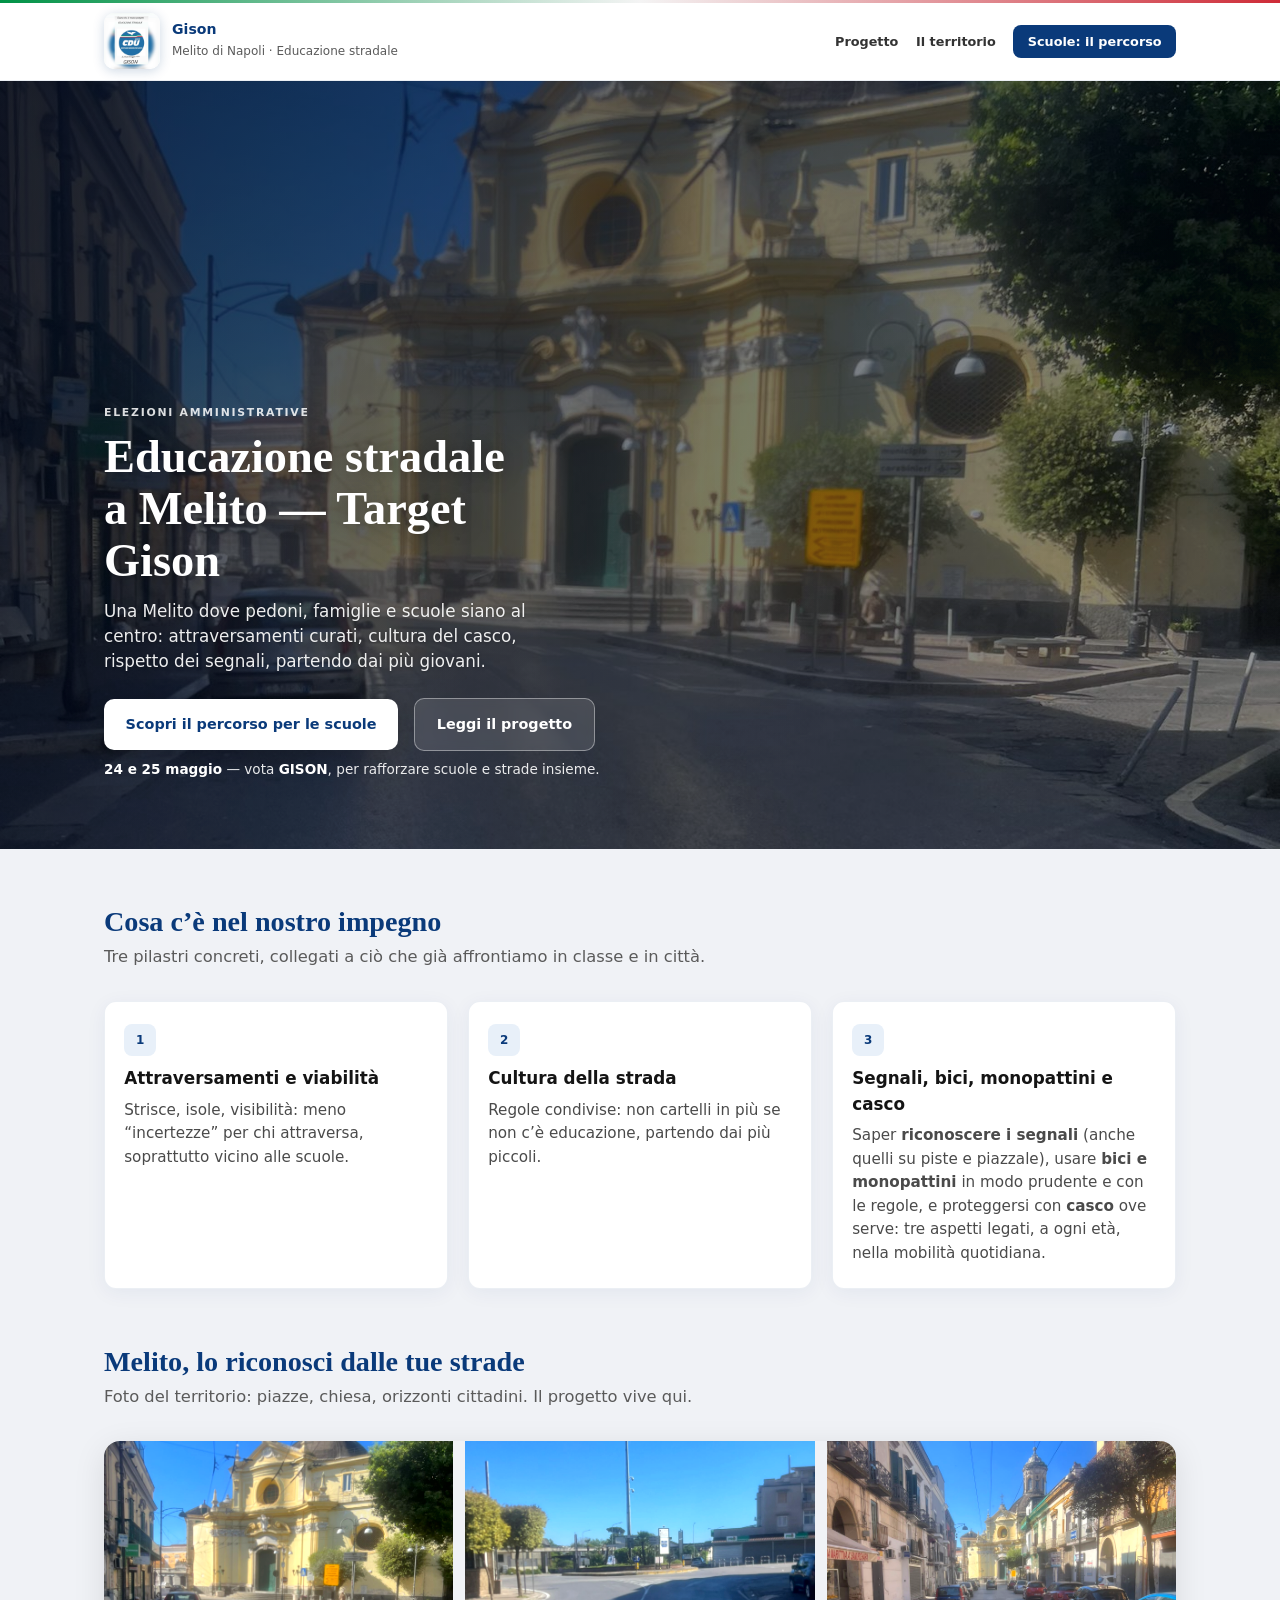
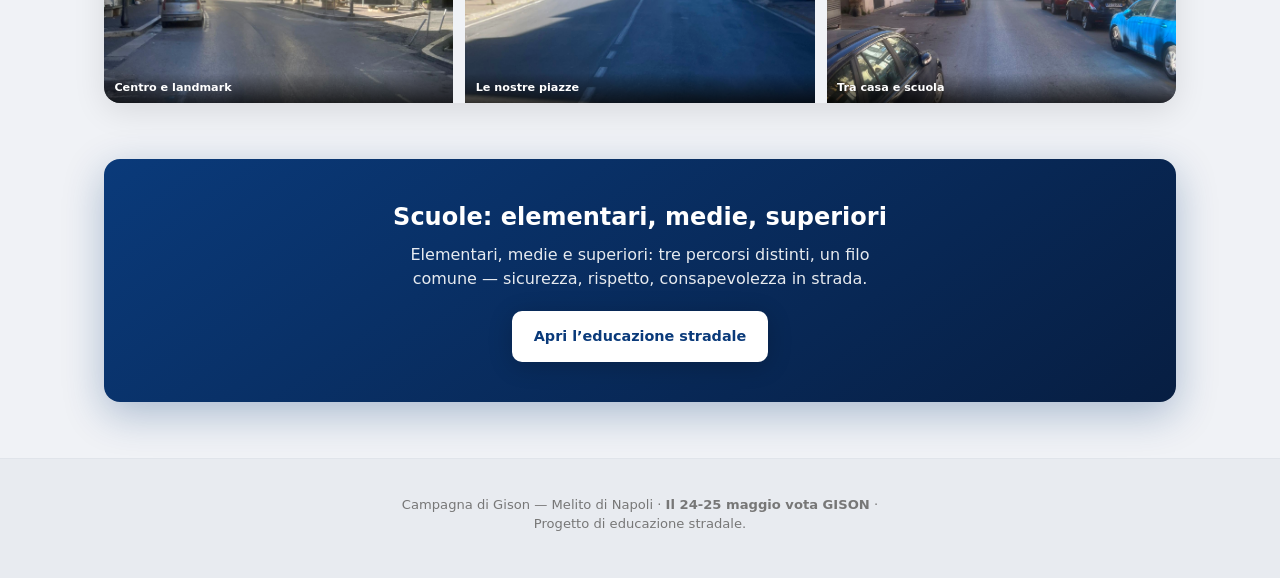
<file: index.html>
<!DOCTYPE html>
<html lang="it">
  <head>
    <!-- Google tag (gtag.js) -->
    <script async src="https://www.googletagmanager.com/gtag/js?id=G-B998GMXYSK"></script>
    <script>
      window.dataLayer = window.dataLayer || [];
      function gtag(){dataLayer.push(arguments);}
      gtag('js', new Date());

      gtag('config', 'G-B998GMXYSK');
    </script>
    <meta charset="utf-8" />
    <meta name="viewport" content="width=device-width, initial-scale=1" />
    <link rel="canonical" href="https://scuolaeguida.com/" />
    <title>Gison — Educazione stradale a Melito di Napoli</title>
    <meta
      name="description"
      content="Educazione stradale a Melito — Target Gison. Sicurezza, rispetto dei segnali, percorsi per scuole e città. Gison, Melito di Napoli."
    />
    <meta name="theme-color" content="#0a3a7a" />
    <meta property="og:locale" content="it_IT" />
    <meta property="og:type" content="website" />
    <meta property="og:site_name" content="Gison — Educazione stradale" />
    <meta property="og:url" content="https://scuolaeguida.com/" />
    <meta property="og:title" content="Gison — Educazione stradale a Melito di Napoli" />
    <meta
      property="og:description"
      content="Educazione stradale a Melito — Target Gison. Sicurezza, rispetto dei segnali, percorsi per scuole e città. Gison, Melito di Napoli."
    />
    <meta property="og:image" content="https://scuolaeguida.com/assets/images/image1.jpeg" />
    <meta property="og:image:width" content="1536" />
    <meta property="og:image:height" content="2048" />
    <meta
      property="og:image:alt"
      content="Veduta a Melito — educazione stradale, pedoni, scuole e città con Gison"
    />
    <meta name="twitter:card" content="summary_large_image" />
    <meta name="twitter:title" content="Gison — Educazione stradale a Melito di Napoli" />
    <meta
      name="twitter:description"
      content="Educazione stradale a Melito — Target Gison. Sicurezza, rispetto dei segnali, percorsi per scuole e città. Gison, Melito di Napoli."
    />
    <meta name="twitter:image" content="https://scuolaeguida.com/assets/images/image1.jpeg" />
    <script type="application/ld+json">
      {
        "@context": "https://schema.org",
        "@type": "WebSite",
        "name": "Gison — Educazione stradale",
        "url": "https://scuolaeguida.com/",
        "inLanguage": "it-IT",
        "description": "Educazione stradale a Melito — Target Gison. Sicurezza, rispetto dei segnali, percorsi per scuole e città. Melito di Napoli.",
        "publisher": {
          "@type": "Person",
          "name": "Gison",
          "address": {
            "@type": "PostalAddress",
            "addressLocality": "Melito di Napoli",
            "addressCountry": "IT"
          }
        }
      }
    </script>
    <link rel="preload" as="image" href="/assets/images/image1.jpeg" />
    <link rel="stylesheet" href="/assets/styles/brand.css" />
    <link rel="stylesheet" href="/assets/styles/landing.css" />
  </head>
  <body class="land">
    <div class="italy-stripe" role="presentation" aria-hidden="true"></div>

    <header class="land-header">
      <div class="land-header__inner">
        <a class="land-brand" href="/">
          <img src="/assets/logo.jpg" width="112" height="112" alt="Logo campagna: Educazione stradale, Gison" />
          <div class="land-brand__text">
            <strong>Gison</strong>
            <span>Melito di Napoli · Educazione stradale</span>
          </div>
        </a>
        <nav class="land-nav" aria-label="Navigazione principale">
          <a href="/#progetto">Progetto</a>
          <a href="/#melito">Il territorio</a>
          <a class="land-cta--small" href="/educazione/elementari.html">Scuole: il percorso</a>
        </nav>
      </div>
    </header>

    <section class="land-hero" aria-labelledby="land-title">
      <div class="land-hero__bg" aria-hidden="true">
        <img
          src="/assets/images/image1.jpeg"
          width="1536"
          height="2048"
          alt=""
          fetchpriority="high"
          decoding="async"
        />
      </div>
      <div class="land-hero__overlay" aria-hidden="true"></div>
      <div class="land-hero__content">
        <p class="land-hero__kicker">Elezioni amministrative</p>
        <h1 id="land-title">Educazione stradale a Melito — Target Gison</h1>
        <p class="lead">
          Una Melito dove pedoni, famiglie e scuole siano al centro: attraversamenti curati, cultura del casco, rispetto
          dei segnali, partendo dai più giovani.
        </p>
        <div class="land-hero__actions">
          <a class="land-cta" href="/educazione/elementari.html">Scopri il percorso per le scuole</a>
          <a class="land-cta land-cta--ghost" href="/#progetto">Leggi il progetto</a>
        </div>
        <p class="land-hero__vote">
          <strong>24 e 25 maggio</strong> — vota <strong>GISON</strong>, per rafforzare scuole e strade insieme.
        </p>
      </div>
    </section>

    <div class="land-wrap" id="progetto">
      <section class="land-section" aria-labelledby="h-progetto">
        <h2 id="h-progetto">Cosa c’è nel nostro impegno</h2>
        <p class="land-sub">Tre pilastri concreti, collegati a ciò che già affrontiamo in classe e in città.</p>
        <ol class="land-pillars" role="list">
          <li>
            <span class="n">1</span>
            <h3>Attraversamenti e viabilità</h3>
            <p>Strisce, isole, visibilità: meno “incertezze” per chi attraversa, soprattutto vicino alle scuole.</p>
          </li>
          <li>
            <span class="n">2</span>
            <h3>Cultura della strada</h3>
            <p>Regole condivise: non cartelli in più se non c’è educazione, partendo dai più piccoli.</p>
          </li>
          <li>
            <span class="n">3</span>
            <h3>Segnali, bici, monopattini e casco</h3>
            <p>
              Saper <strong>riconoscere i segnali</strong> (anche quelli su piste e piazzale), usare
              <strong>bici e monopattini</strong> in modo prudente e con le regole, e proteggersi con
              <strong>casco</strong> ove serve: tre aspetti legati, a ogni età, nella mobilità quotidiana.
            </p>
          </li>
        </ol>
      </section>
    </div>

    <div class="land-wrap" id="melito" style="padding-top: 0">
      <section class="land-section" aria-labelledby="h-melito">
        <h2 id="h-melito">Melito, lo riconosci dalle tue strade</h2>
        <p class="land-sub">Foto del territorio: piazze, chiesa, orizzonti cittadini. Il progetto vive qui.</p>
        <div class="land-photos">
          <figure>
            <img src="/assets/images/image1.jpeg" width="800" height="600" alt="Veduta a Melito, chiesa e strada" loading="lazy" />
            <figcaption>Centro e landmark</figcaption>
          </figure>
          <figure>
            <img src="/assets/images/image2.jpeg" width="800" height="600" alt="Scorcio a Melito di Napoli" loading="lazy" />
            <figcaption>Le nostre piazze</figcaption>
          </figure>
          <figure>
            <img src="/assets/images/image6.JPG" width="800" height="600" alt="Veduta a Melito di Napoli" loading="lazy" />
            <figcaption>Tra casa e scuola</figcaption>
          </figure>
        </div>
      </section>
    </div>

    <div class="land-wrap" style="padding-top: 0">
      <div class="land-cta-block">
        <h2>Scuole: elementari, medie, superiori</h2>
        <p>Elementari, medie e superiori: tre percorsi distinti, un filo comune — sicurezza, rispetto, consapevolezza in strada.</p>
        <a class="land-cta" href="/educazione/elementari.html">Apri l’educazione stradale</a>
      </div>
    </div>

    <footer class="land-foot">
      <p>Campagna di Gison — Melito di Napoli · <strong>Il 24-25 maggio vota GISON</strong> · Progetto di educazione stradale.</p>
    </footer>
  </body>
</html>
</file>
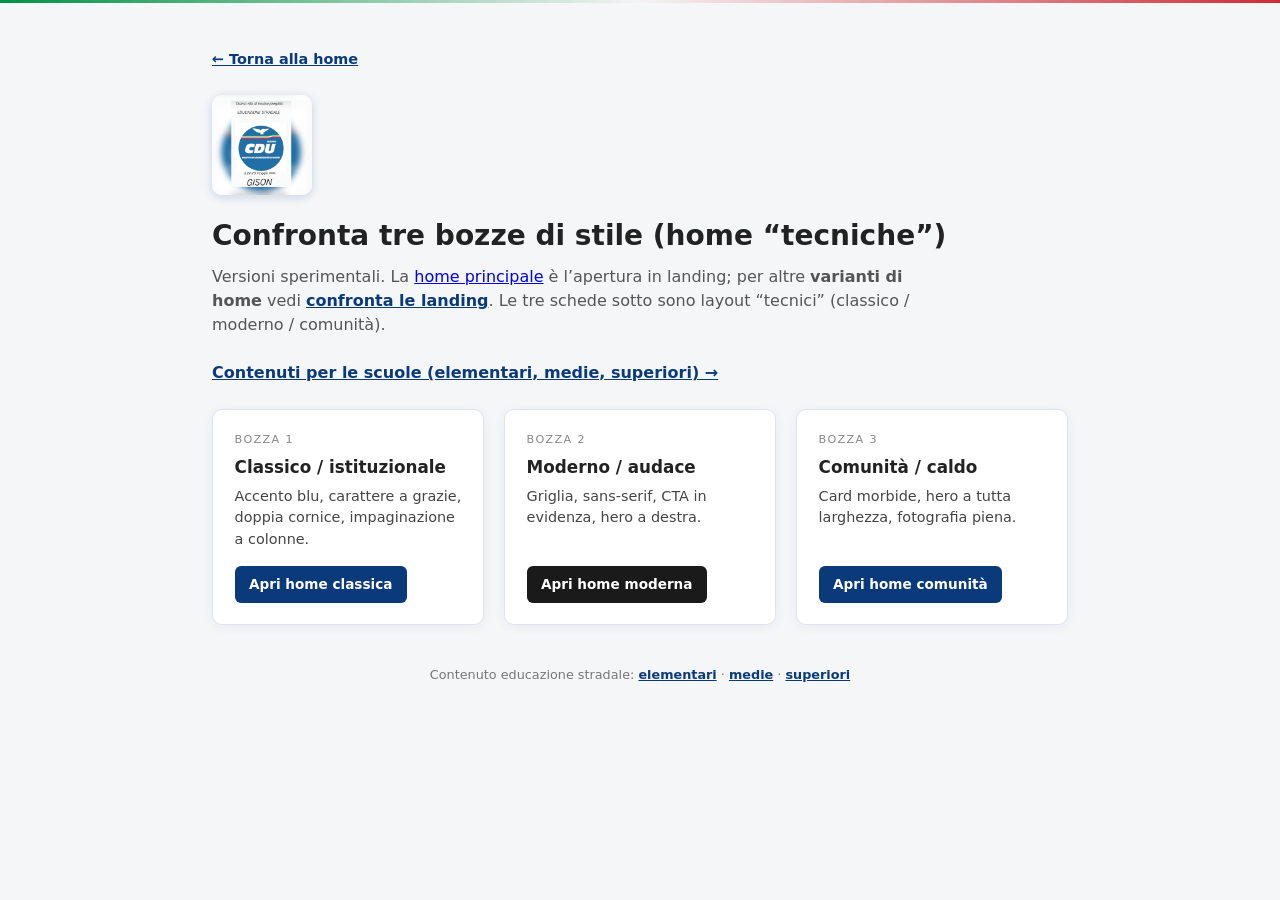
<file: bozze.html>
<!DOCTYPE html>
<html lang="it">
  <head>
    <!-- Google tag (gtag.js) -->
    <script async src="https://www.googletagmanager.com/gtag/js?id=G-B998GMXYSK"></script>
    <script>
      window.dataLayer = window.dataLayer || [];
      function gtag(){dataLayer.push(arguments);}
      gtag('js', new Date());

      gtag('config', 'G-B998GMXYSK');
    </script>
    <meta charset="utf-8" />
    <meta name="viewport" content="width=device-width, initial-scale=1" />
    <link rel="canonical" href="https://scuolaeguida.com/bozze.html" />
    <title>Bozze di stile — Gison | Melito</title>
    <meta
      name="description"
      content="Bozze grafiche, palette, tipografia e riferimenti per la campagna. Gison, educazione stradale, Melito."
    />
    <meta name="theme-color" content="#0a3a7a" />
    <meta property="og:locale" content="it_IT" />
    <meta property="og:type" content="website" />
    <meta property="og:site_name" content="Gison — Educazione stradale" />
    <meta property="og:url" content="https://scuolaeguida.com/bozze.html" />
    <meta property="og:title" content="Bozze di stile — Gison | Melito" />
    <meta
      property="og:description"
      content="Bozze grafiche, palette, tipografia e riferimenti per la campagna. Gison, educazione stradale, Melito."
    />
    <meta property="og:image" content="https://scuolaeguida.com/assets/images/image1.jpeg" />
    <meta property="og:image:width" content="1536" />
    <meta property="og:image:height" content="2048" />
    <meta property="og:image:alt" content="Melito — bozze grafiche campagna educazione stradale, Gison" />
    <meta name="twitter:card" content="summary_large_image" />
    <meta name="twitter:title" content="Bozze di stile — Gison | Melito" />
    <meta
      name="twitter:description"
      content="Bozze grafiche, palette, tipografia e riferimenti per la campagna. Gison, educazione stradale, Melito."
    />
    <meta name="twitter:image" content="https://scuolaeguida.com/assets/images/image1.jpeg" />
    <link rel="stylesheet" href="/assets/styles/brand.css" />
    <style>
      :root {
        --a: var(--brand-blue, #0a3a7a);
        --b: #1a1a1a;
      }
      * {
        box-sizing: border-box;
      }
      body {
        margin: 0;
        font-family: system-ui, sans-serif;
        line-height: 1.5;
        color: #222;
        background: #f4f6f8;
      }
      .wrap {
        max-width: 56rem;
        margin: 0 auto;
        padding: 2rem 1.25rem 3rem;
      }
      .hub-head {
        display: flex;
        flex-wrap: wrap;
        align-items: flex-start;
        gap: 1.25rem 1.5rem;
        margin-bottom: 1.5rem;
      }
      .hub-head .site-logo {
        width: 100px;
        height: 100px;
      }
      h1 {
        font-size: clamp(1.4rem, 2.5vw, 1.75rem);
        margin: 0 0 0.5rem;
      }
      p.lead {
        color: #555;
        margin: 0;
        max-width: 44rem;
      }
      p.nav-lead {
        margin: 0.75rem 0 1.5rem;
      }
      .back-home {
        font-size: 0.9rem;
        margin-bottom: 1.5rem;
      }
      .back-home a {
        color: var(--a);
        font-weight: 600;
      }
      .grid {
        display: grid;
        gap: 1.25rem;
        grid-template-columns: repeat(auto-fit, minmax(15rem, 1fr));
      }
      .card {
        background: #fff;
        border: 1px solid #e0e4ea;
        border-radius: 10px;
        padding: 1.35rem;
        display: flex;
        flex-direction: column;
        box-shadow: 0 2px 12px rgba(10, 58, 120, 0.06);
      }
      .card h2 {
        font-size: 1.05rem;
        margin: 0 0 0.35rem;
      }
      .card .style-name {
        display: block;
        font-size: 0.7rem;
        text-transform: uppercase;
        letter-spacing: 0.12em;
        color: #888;
        margin-bottom: 0.4rem;
      }
      .card p {
        font-size: 0.9rem;
        color: #444;
        margin: 0 0 1rem;
        flex: 1;
      }
      .card a {
        display: inline-block;
        align-self: flex-start;
        padding: 0.5rem 0.9rem;
        border-radius: 6px;
        text-decoration: none;
        font-size: 0.85rem;
        font-weight: 600;
        color: #fff;
      }
      .a1 {
        --x: var(--a);
      }
      .a1 a {
        background: var(--x);
      }
      .a2 {
        --x: var(--b);
      }
      .a2 a {
        background: var(--x);
      }
      .a3 {
        --x: var(--a);
      }
      .a3 a {
        background: var(--a);
      }
      footer {
        text-align: center;
        font-size: 0.8rem;
        color: #777;
        margin-top: 2.5rem;
      }
      a.nav-edu {
        color: var(--a);
        font-weight: 600;
      }
    </style>
  </head>
  <body>
    <div class="italy-stripe" role="presentation" aria-hidden="true"></div>
    <div class="wrap">
      <p class="back-home"><a href="/">← Torna alla home</a></p>
      <div class="hub-head">
        <img
          class="site-logo"
          src="/assets/logo.jpg"
          width="120"
          height="120"
          alt="Educazione stradale a Melito — Target Gison, Nuovo CDU, Melito di Napoli"
        />
        <div>
          <h1>Confronta tre bozze di stile (home “tecniche”)</h1>
          <p class="lead">Versioni sperimentali. La <a href="/">home principale</a> è l’apertura in landing; per altre <strong>varianti di home</strong> vedi
            <a href="/concetti-landing.html" style="color: var(--a); font-weight: 600">confronta le landing</a>. Le tre schede sotto sono layout “tecnici” (classico / moderno / comunità).</p>
        </div>
      </div>
      <p class="nav-lead">
        <a class="nav-edu" href="/educazione/elementari.html">Contenuti per le scuole (elementari, medie, superiori) →</a>
      </p>
      <div class="grid">
        <article class="card a1">
          <span class="style-name">Bozza 1</span>
          <h2>Classico / istituzionale</h2>
          <p>Accento blu, carattere a grazie, doppia cornice, impaginazione a colonne.</p>
          <a href="/classico.html">Apri home classica</a>
        </article>
        <article class="card a2">
          <span class="style-name">Bozza 2</span>
          <h2>Moderno / audace</h2>
          <p>Griglia, sans-serif, CTA in evidenza, hero a destra.</p>
          <a href="/moderno.html">Apri home moderna</a>
        </article>
        <article class="card a3">
          <span class="style-name">Bozza 3</span>
          <h2>Comunità / caldo</h2>
          <p>Card morbide, hero a tutta larghezza, fotografia piena.</p>
          <a href="/comunita.html">Apri home comunità</a>
        </article>
      </div>
      <footer>
        Contenuto educazione stradale:
        <a class="nav-edu" href="/educazione/elementari.html">elementari</a> ·
        <a class="nav-edu" href="/educazione/medie.html">medie</a> ·
        <a class="nav-edu" href="/educazione/superiori.html">superiori</a>
      </footer>
    </div>
  </body>
</html>
</file>
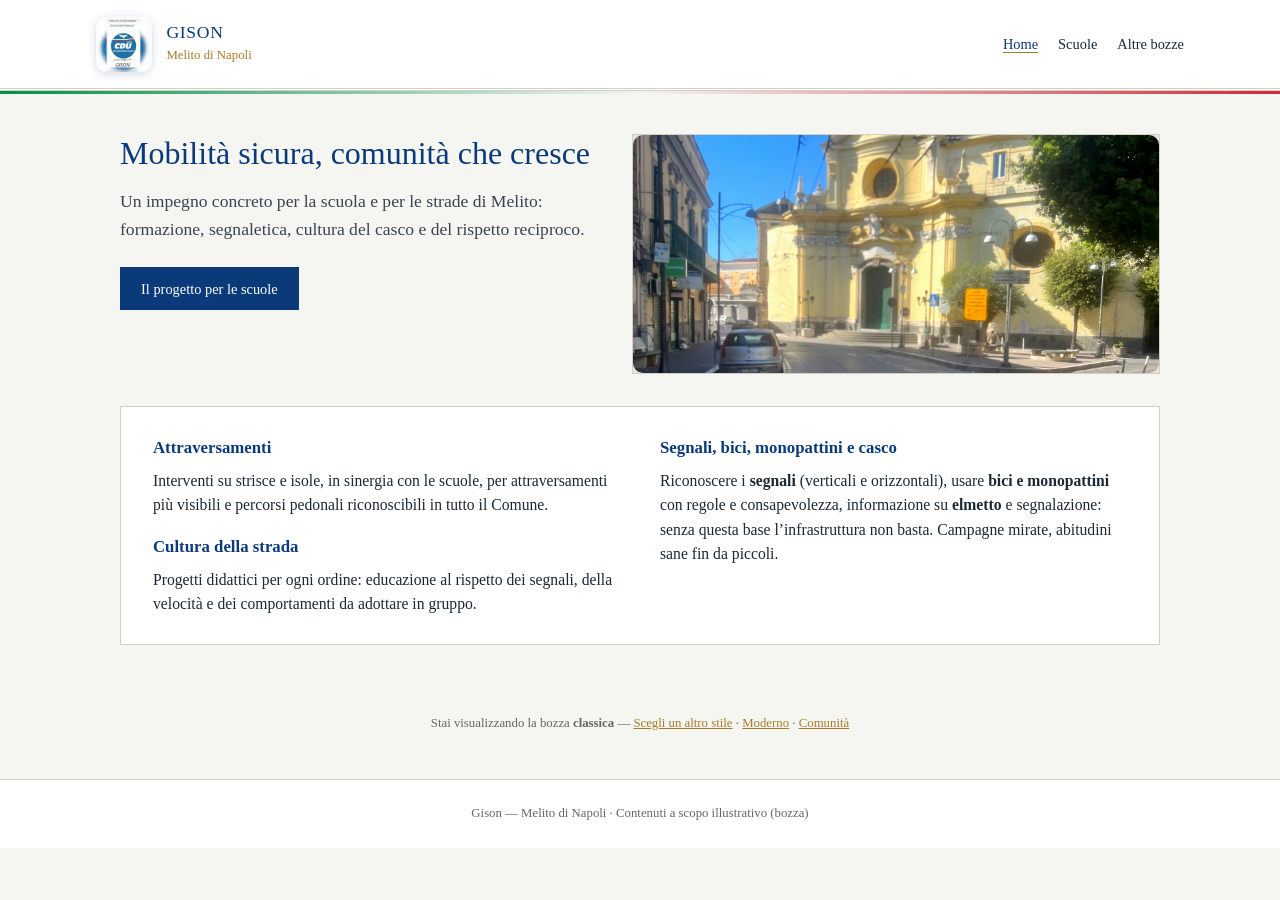
<file: classico.html>
<!DOCTYPE html>
<html lang="it">
  <head>
    <!-- Google tag (gtag.js) -->
    <script async src="https://www.googletagmanager.com/gtag/js?id=G-B998GMXYSK"></script>
    <script>
      window.dataLayer = window.dataLayer || [];
      function gtag(){dataLayer.push(arguments);}
      gtag('js', new Date());

      gtag('config', 'G-B998GMXYSK');
    </script>
    <meta charset="utf-8" />
    <meta name="viewport" content="width=device-width, initial-scale=1" />
    <link rel="canonical" href="https://scuolaeguida.com/classico.html" />
    <title>Gison — Insieme per Melito (classico)</title>
    <meta
      name="description"
      content="Proposta per Melito: educazione stradale, scuole, territorio. Versione stile classico. Gison, Melito di Napoli."
    />
    <meta name="theme-color" content="#0a3a7a" />
    <meta property="og:locale" content="it_IT" />
    <meta property="og:type" content="website" />
    <meta property="og:site_name" content="Gison — Educazione stradale" />
    <meta property="og:url" content="https://scuolaeguida.com/classico.html" />
    <meta property="og:title" content="Gison — Insieme per Melito (classico)" />
    <meta
      property="og:description"
      content="Proposta per Melito: educazione stradale, scuole, territorio. Versione stile classico. Gison, Melito di Napoli."
    />
    <meta property="og:image" content="https://scuolaeguida.com/assets/images/image1.jpeg" />
    <meta property="og:image:width" content="1536" />
    <meta property="og:image:height" content="2048" />
    <meta property="og:image:alt" content="Veduta a Melito — proposta in stile classico, Gison" />
    <meta name="twitter:card" content="summary_large_image" />
    <meta name="twitter:title" content="Gison — Insieme per Melito (classico)" />
    <meta
      name="twitter:description"
      content="Proposta per Melito: educazione stradale, scuole, territorio. Versione stile classico. Gison, Melito di Napoli."
    />
    <meta name="twitter:image" content="https://scuolaeguida.com/assets/images/image1.jpeg" />
    <link rel="stylesheet" href="/assets/styles/brand.css" />
    <link rel="stylesheet" href="/assets/styles/classico.css" />
  </head>
  <body>
    <header class="site-header">
      <div class="header-inner">
        <a class="brand" href="/classico.html">
          <img
            class="logo site-logo"
            src="/assets/logo.jpg"
            width="64"
            height="64"
            alt="Educazione stradale a Melito — Target Gison, Nuovo CDU / Melito di Napoli"
          />
          <div>
            <h1>Gison</h1>
            <span class="sub">Melito di Napoli</span>
          </div>
        </a>
        <nav aria-label="Sezioni">
          <ul>
            <li><a href="/classico.html" aria-current="page">Home</a></li>
            <li><a href="/educazione/elementari.html">Scuole</a></li>
            <li><a href="/bozze.html">Altre bozze</a></li>
          </ul>
        </nav>
      </div>
    </header>
    <div class="italy-stripe" role="presentation" aria-hidden="true"></div>

    <section class="hero" aria-labelledby="motto">
      <div>
        <h2 id="motto">Mobilità sicura, comunità che cresce</h2>
        <p class="lede">
          Un impegno concreto per la scuola e per le strade di Melito: formazione, segnaletica, cultura
          del casco e del rispetto reciproco.
        </p>
        <a class="btn" href="/educazione/elementari.html">Il progetto per le scuole</a>
      </div>
      <div class="hero-visual">
        <img
          class="hero-img photo-hero"
          src="/assets/images/image1.jpeg"
          width="1536"
          height="2048"
          alt="Melito di Napoli: chiesa e strada, luogo riconoscibile per la comunità"
          fetchpriority="high"
        />
      </div>
    </section>

    <section class="panel" aria-labelledby="progetto">
      <h2 class="visually-hidden" id="progetto">Punti del progetto</h2>
      <div class="panel-inner">
        <h3>Attraversamenti</h3>
        <p>
          Interventi su strisce e isole, in sinergia con le scuole, per attraversamenti più visibili e
          percorsi pedonali riconoscibili in tutto il Comune.
        </p>
        <h3>Cultura della strada</h3>
        <p>
          Progetti didattici per ogni ordine: educazione al rispetto dei segnali, della velocità e dei
          comportamenti da adottare in gruppo.
        </p>
        <h3>Segnali, bici, monopattini e casco</h3>
        <p>
          Riconoscere i <strong>segnali</strong> (verticali e orizzontali), usare <strong>bici e monopattini</strong> con
          regole e consapevolezza, informazione su <strong>elmetto</strong> e segnalazione: senza questa base
          l’infrastruttura non basta. Campagne mirate, abitudini sane fin da piccoli.
        </p>
      </div>
    </section>

    <p class="concepts-bar">
      Stai visualizzando la bozza <strong>classica</strong> —
      <a href="/bozze.html">Scegli un altro stile</a> ·
      <a href="/moderno.html">Moderno</a> ·
      <a href="/comunita.html">Comunità</a>
    </p>

    <footer class="site-footer">Gison — Melito di Napoli · Contenuti a scopo illustrativo (bozza)</footer>
    <style>
      .visually-hidden { position: absolute; width: 1px; height: 1px; padding: 0; margin: -1px; overflow: hidden; clip: rect(0,0,0,0); border: 0; }
    </style>
  </body>
</html>
</file>
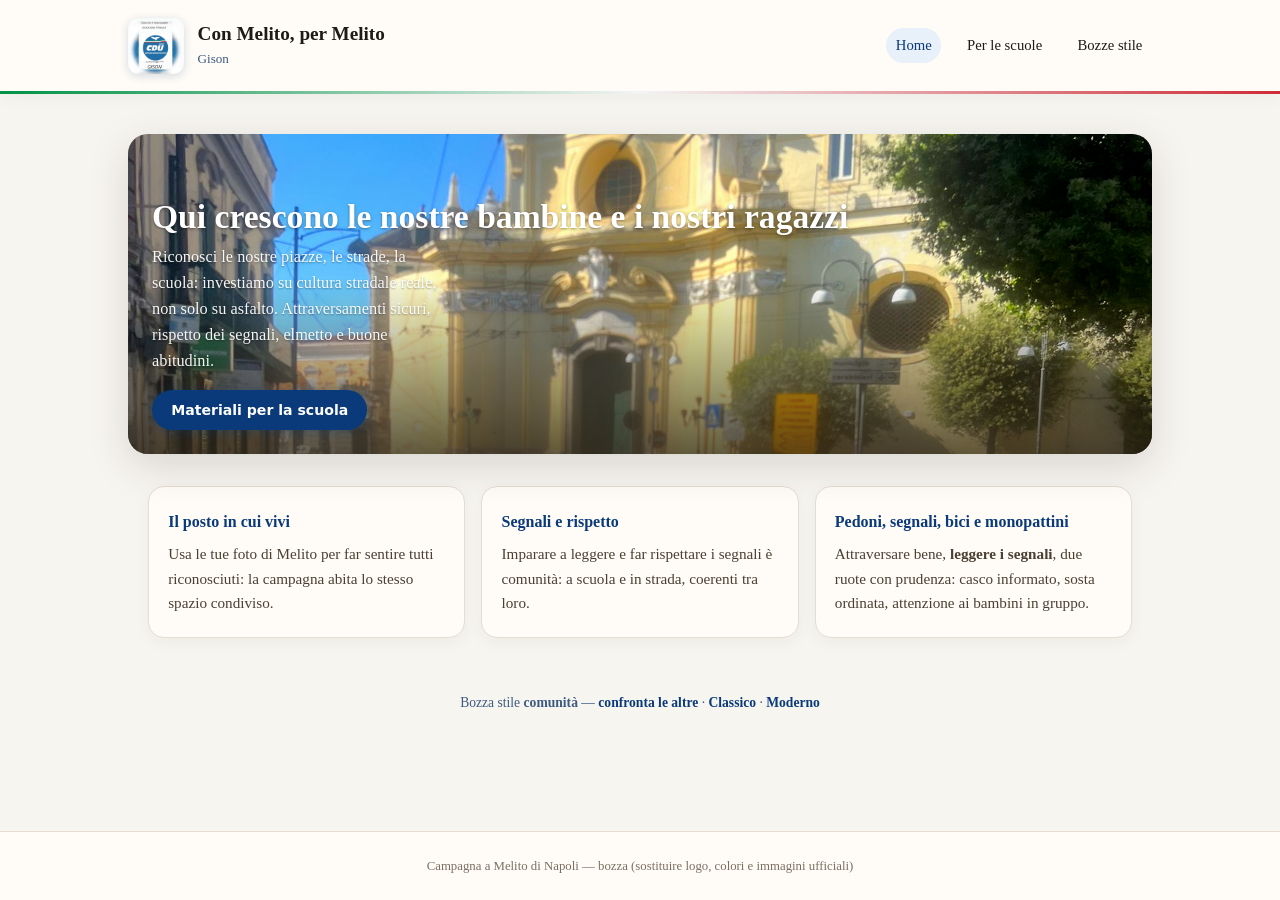
<file: comunita.html>
<!DOCTYPE html>
<html lang="it">
  <head>
    <!-- Google tag (gtag.js) -->
    <script async src="https://www.googletagmanager.com/gtag/js?id=G-B998GMXYSK"></script>
    <script>
      window.dataLayer = window.dataLayer || [];
      function gtag(){dataLayer.push(arguments);}
      gtag('js', new Date());

      gtag('config', 'G-B998GMXYSK');
    </script>
    <meta charset="utf-8" />
    <meta name="viewport" content="width=device-width, initial-scale=1" />
    <link rel="canonical" href="https://scuolaeguida.com/comunita.html" />
    <title>Gison — Con Melito, per Melito (comunità)</title>
    <meta
      name="description"
      content="Proposta per Melito: comunità, scuole, educazione stradale. Stile a calore comunitario. Gison, Melito di Napoli."
    />
    <meta name="theme-color" content="#0a3a7a" />
    <meta property="og:locale" content="it_IT" />
    <meta property="og:type" content="website" />
    <meta property="og:site_name" content="Gison — Educazione stradale" />
    <meta property="og:url" content="https://scuolaeguida.com/comunita.html" />
    <meta property="og:title" content="Gison — Con Melito, per Melito (comunità)" />
    <meta
      property="og:description"
      content="Proposta per Melito: comunità, scuole, educazione stradale. Stile a calore comunitario. Gison, Melito di Napoli."
    />
    <meta property="og:image" content="https://scuolaeguida.com/assets/images/image1.jpeg" />
    <meta property="og:image:width" content="1536" />
    <meta property="og:image:height" content="2048" />
    <meta property="og:image:alt" content="Veduta a Melito — proposta in stile comunità, Gison" />
    <meta name="twitter:card" content="summary_large_image" />
    <meta name="twitter:title" content="Gison — Con Melito, per Melito (comunità)" />
    <meta
      name="twitter:description"
      content="Proposta per Melito: comunità, scuole, educazione stradale. Stile a calore comunitario. Gison, Melito di Napoli."
    />
    <meta name="twitter:image" content="https://scuolaeguida.com/assets/images/image1.jpeg" />
    <link rel="stylesheet" href="/assets/styles/brand.css" />
    <link rel="stylesheet" href="/assets/styles/comunita.css" />
  </head>
  <body>
    <div class="co-page">
      <header class="co-header">
        <div class="co-header-inner">
          <a class="co-brand" href="/comunita.html">
            <img
              class="logo site-logo"
              src="/assets/logo.jpg"
              width="64"
              height="64"
              alt="Gison — Educazione stradale, Melito di Napoli"
            />
            <div>
              <h1>Con Melito, per Melito</h1>
              <span class="sub">Gison</span>
            </div>
          </a>
          <nav class="co-nav" aria-label="Sezioni">
            <a href="/comunita.html" aria-current="page">Home</a>
            <a href="/educazione/elementari.html">Per le scuole</a>
            <a href="/bozze.html">Bozze stile</a>
          </nav>
        </div>
      </header>
      <div class="italy-stripe" role="presentation" aria-hidden="true"></div>

      <section class="co-hero" aria-labelledby="co-title">
        <div
          class="co-hero-bg"
        >
          <img
            class="hero-bg-img photo-hero"
            src="/assets/images/image1.jpeg"
            width="1536"
            height="2048"
            alt="Melito di Napoli, veduta dal territorio"
            fetchpriority="high"
          />
          <div class="co-hero-content">
            <h2 id="co-title">Qui crescono le nostre bambine e i nostri ragazzi</h2>
            <p>
              Riconosci le nostre piazze, le strade, la scuola: investiamo su cultura stradale reale, non
              solo su asfalto. Attraversamenti sicuri, rispetto dei segnali, elmetto e buone abitudini.
            </p>
            <a class="co-btn" href="/educazione/elementari.html">Materiali per la scuola</a>
          </div>
        </div>
      </section>

      <div class="co-strip" role="region" aria-label="Cosa vogliamo rafforzare">
        <div class="co-tile">
          <h3>Il posto in cui vivi</h3>
          <p>Usa le tue foto di Melito per far sentire tutti riconosciuti: la campagna abita lo stesso spazio condiviso.</p>
        </div>
        <div class="co-tile">
          <h3>Segnali e rispetto</h3>
          <p>Imparare a leggere e far rispettare i segnali è comunità: a scuola e in strada, coerenti tra loro.</p>
        </div>
        <div class="co-tile">
          <h3>Pedoni, segnali, bici e monopattini</h3>
          <p>
            Attraversare bene, <strong>leggere i segnali</strong>, due ruote con prudenza: casco informato, sosta
            ordinata, attenzione ai bambini in gruppo.
          </p>
        </div>
      </div>

      <p class="co-concepts">
        Bozza stile <strong>comunità</strong> — <a href="/bozze.html">confronta le altre</a> ·
        <a href="/classico.html">Classico</a> ·
        <a href="/moderno.html">Moderno</a>
      </p>
      <footer class="co-footer">Campagna a Melito di Napoli — bozza (sostituire logo, colori e immagini ufficiali)</footer>
    </div>
  </body>
</html>
</file>
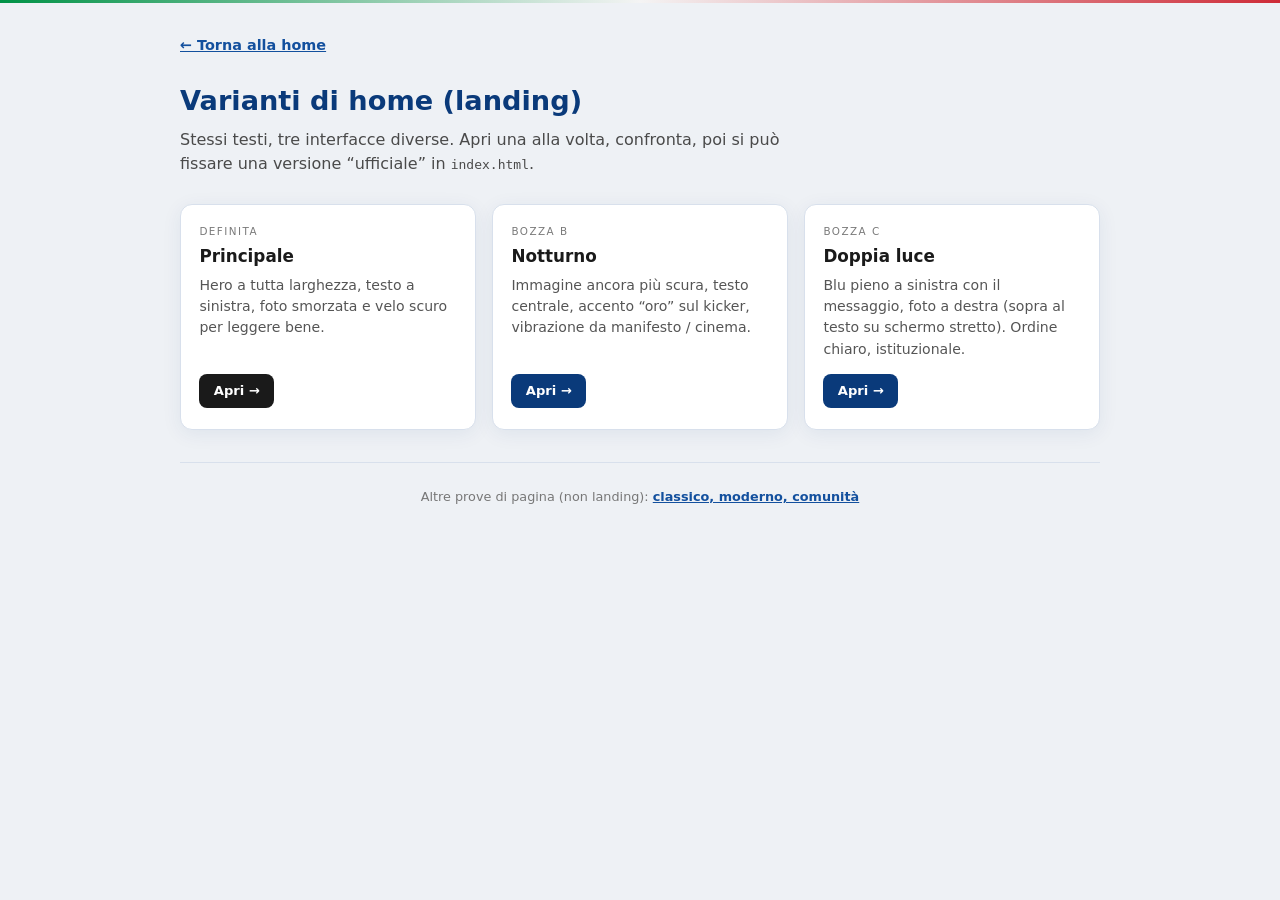
<file: concetti-landing.html>
<!DOCTYPE html>
<html lang="it">
  <head>
    <!-- Google tag (gtag.js) -->
    <script async src="https://www.googletagmanager.com/gtag/js?id=G-B998GMXYSK"></script>
    <script>
      window.dataLayer = window.dataLayer || [];
      function gtag(){dataLayer.push(arguments);}
      gtag('js', new Date());

      gtag('config', 'G-B998GMXYSK');
    </script>
    <meta charset="utf-8" />
    <meta name="viewport" content="width=device-width, initial-scale=1" />
    <link rel="canonical" href="https://scuolaeguida.com/concetti-landing.html" />
    <title>Confronta le home — Gison | Melito</title>
    <meta
      name="description"
      content="Confronta le versioni home del sito: classica, moderna, comunità, landing ufficiale. Gison, educazione stradale, Melito."
    />
    <meta name="theme-color" content="#0a3a7a" />
    <meta property="og:locale" content="it_IT" />
    <meta property="og:type" content="website" />
    <meta property="og:site_name" content="Gison — Educazione stradale" />
    <meta property="og:url" content="https://scuolaeguida.com/concetti-landing.html" />
    <meta property="og:title" content="Confronta le home — Gison | Melito" />
    <meta
      property="og:description"
      content="Confronta le versioni home del sito: classica, moderna, comunità, landing ufficiale. Gison, educazione stradale, Melito."
    />
    <meta property="og:image" content="https://scuolaeguida.com/assets/images/image1.jpeg" />
    <meta property="og:image:width" content="1536" />
    <meta property="og:image:height" content="2048" />
    <meta property="og:image:alt" content="Melito, chiesa e strada — Gison, educazione stradale" />
    <meta name="twitter:card" content="summary_large_image" />
    <meta name="twitter:title" content="Confronta le home — Gison | Melito" />
    <meta
      name="twitter:description"
      content="Confronta le versioni home del sito: classica, moderna, comunità, landing ufficiale. Gison, educazione stradale, Melito."
    />
    <meta name="twitter:image" content="https://scuolaeguida.com/assets/images/image1.jpeg" />
    <link rel="stylesheet" href="/assets/styles/brand.css" />
    <style>
      * {
        box-sizing: border-box;
      }
      body {
        margin: 0;
        font-family: system-ui, sans-serif;
        line-height: 1.5;
        color: #222;
        background: #eef1f5;
      }
      .wrap {
        max-width: 60rem;
        margin: 0 auto;
        padding: 2rem 1.25rem 3rem;
      }
      h1 {
        font-size: clamp(1.35rem, 2.2vw, 1.7rem);
        margin: 0 0 0.4rem;
        color: var(--brand-blue, #0a3a7a);
      }
      p.intro {
        color: #4a4a4a;
        margin: 0 0 1.75rem;
        max-width: 40rem;
      }
      p.back {
        margin: 0 0 1.5rem;
        font-size: 0.9rem;
      }
      p.back a {
        color: var(--brand-blue-mid, #13509e);
        font-weight: 600;
      }
      .grid {
        display: grid;
        gap: 1rem;
        grid-template-columns: repeat(auto-fit, minmax(16rem, 1fr));
      }
      .card {
        background: #fff;
        border: 1px solid #d8e0ec;
        border-radius: 12px;
        padding: 1.2rem 1.15rem 1.3rem;
        display: flex;
        flex-direction: column;
        box-shadow: 0 4px 20px rgba(10, 58, 120, 0.07);
      }
      .card .label {
        font-size: 0.65rem;
        text-transform: uppercase;
        letter-spacing: 0.14em;
        color: #7a7a7a;
        margin-bottom: 0.25rem;
      }
      .card h2 {
        font-size: 1.05rem;
        margin: 0 0 0.4rem;
        color: #1a1a1a;
      }
      .card p {
        font-size: 0.88rem;
        color: #555;
        margin: 0 0 0.9rem;
        flex: 1;
      }
      .card a.open {
        display: inline-block;
        align-self: flex-start;
        background: var(--brand-blue, #0a3a7a);
        color: #fff;
        text-decoration: none;
        font-weight: 600;
        font-size: 0.82rem;
        padding: 0.45rem 0.9rem;
        border-radius: 8px;
      }
      .card a.open:hover {
        background: var(--brand-blue-mid, #13509e);
      }
      .card--default a.open {
        background: #1a1a1a;
      }
      .card--default a.open:hover {
        background: #333;
      }
      footer {
        text-align: center;
        font-size: 0.8rem;
        color: #777;
        margin-top: 2rem;
        padding-top: 1.5rem;
        border-top: 1px solid #d8e0ec;
      }
      footer a {
        color: var(--brand-blue-mid, #13509e);
        font-weight: 600;
      }
    </style>
  </head>
  <body>
    <div class="italy-stripe" role="presentation" aria-hidden="true"></div>
    <div class="wrap">
      <p class="back"><a href="/">← Torna alla home</a></p>
      <h1>Varianti di home (landing)</h1>
      <p class="intro">
        Stessi testi, tre interfacce diverse. Apri una alla volta, confronta, poi si può fissare una versione
        “ufficiale” in <code>index.html</code>.
      </p>
      <div class="grid">
        <article class="card card--default">
          <span class="label">Definita</span>
          <h2>Principale</h2>
          <p>Hero a tutta larghezza, testo a sinistra, foto smorzata e velo scuro per leggere bene.</p>
          <a class="open" href="/">Apri <span aria-hidden="true">→</span></a>
        </article>
        <article class="card">
          <span class="label">Bozza B</span>
          <h2>Notturno</h2>
          <p>Immagine ancora più scura, testo centrale, accento “oro” sul kicker, vibrazione da manifesto / cinema.</p>
          <a class="open" href="/landing-b.html">Apri <span aria-hidden="true">→</span></a>
        </article>
        <article class="card">
          <span class="label">Bozza C</span>
          <h2>Doppia luce</h2>
          <p>Blu pieno a sinistra con il messaggio, foto a destra (sopra al testo su schermo stretto). Ordine chiaro, istituzionale.</p>
          <a class="open" href="/landing-c.html">Apri <span aria-hidden="true">→</span></a>
        </article>
      </div>
      <footer>
        Altre prove di pagina (non landing): <a href="/bozze.html">classico, moderno, comunità</a>
      </footer>
    </div>
  </body>
</html>
</file>
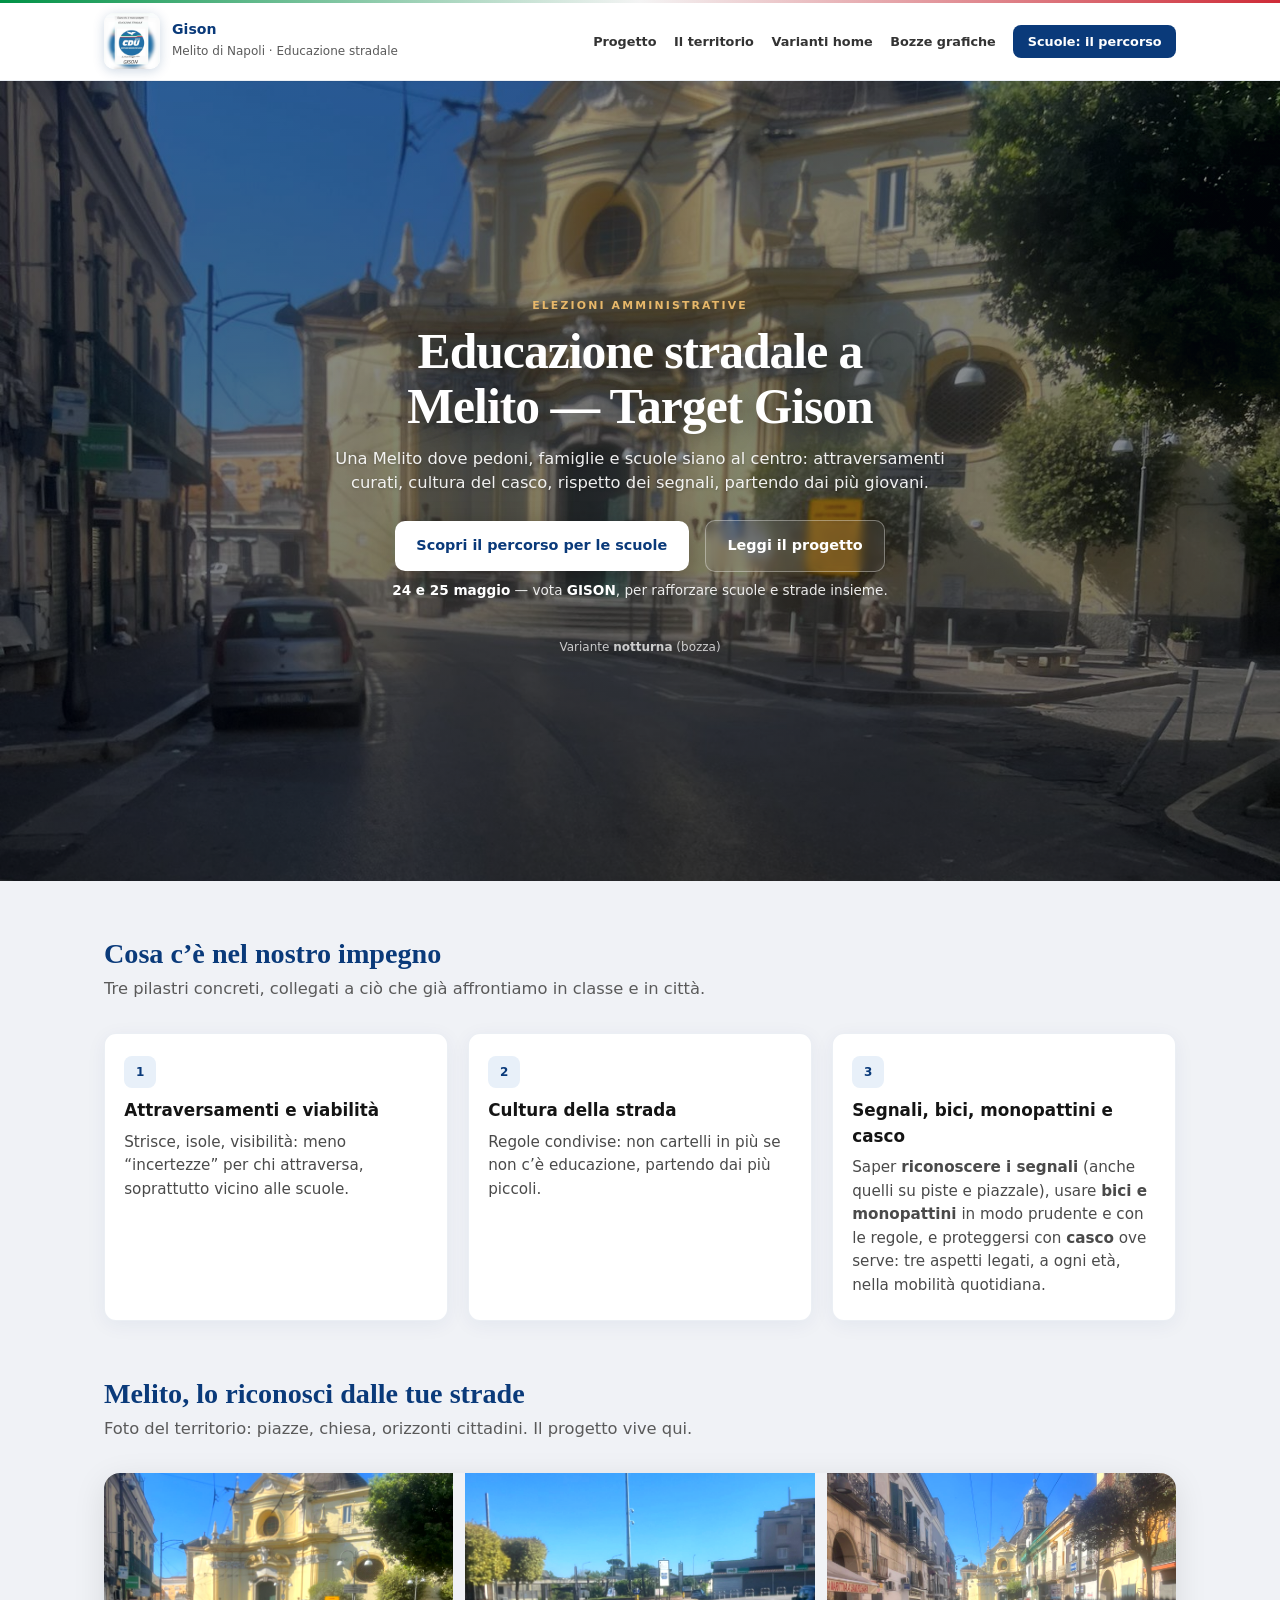
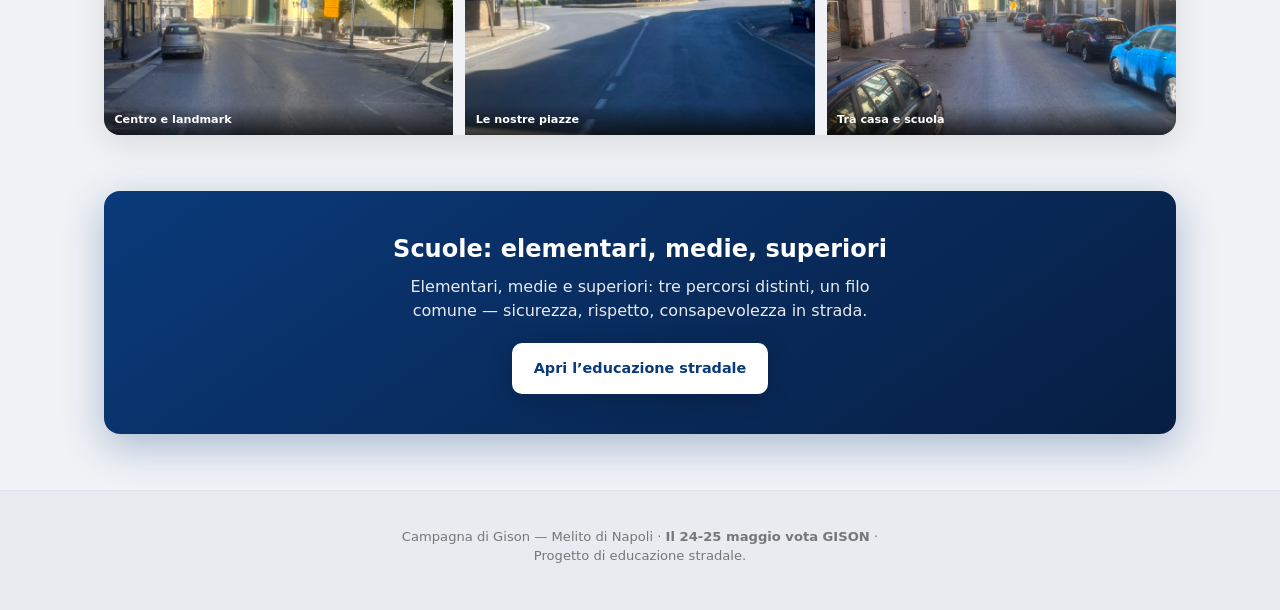
<file: landing-b.html>
<!DOCTYPE html>
<html lang="it">
  <head>
    <!-- Google tag (gtag.js) -->
    <script async src="https://www.googletagmanager.com/gtag/js?id=G-B998GMXYSK"></script>
    <script>
      window.dataLayer = window.dataLayer || [];
      function gtag(){dataLayer.push(arguments);}
      gtag('js', new Date());

      gtag('config', 'G-B998GMXYSK');
    </script>
    <meta charset="utf-8" />
    <meta name="viewport" content="width=device-width, initial-scale=1" />
    <link rel="canonical" href="https://scuolaeguida.com/landing-b.html" />
    <title>Home — Variante notturna | Gison, Melito</title>
    <meta name="description" content="Bozza grafica: hero centrale, immagine più scura, atmosfera cinema. Gison, educazione stradale, Melito." />
    <meta name="theme-color" content="#0a3a7a" />
    <meta property="og:locale" content="it_IT" />
    <meta property="og:type" content="website" />
    <meta property="og:site_name" content="Gison — Educazione stradale" />
    <meta property="og:url" content="https://scuolaeguida.com/landing-b.html" />
    <meta property="og:title" content="Home — Variante notturna | Gison, Melito" />
    <meta
      property="og:description"
      content="Bozza grafica: hero centrale, immagine più scura, atmosfera cinema. Gison, educazione stradale, Melito."
    />
    <meta property="og:image" content="https://scuolaeguida.com/assets/images/image1.jpeg" />
    <meta property="og:image:width" content="1536" />
    <meta property="og:image:height" content="2048" />
    <meta property="og:image:alt" content="Veduta a Melito — home variante notturna, Gison" />
    <meta name="twitter:card" content="summary_large_image" />
    <meta name="twitter:title" content="Home — Variante notturna | Gison, Melito" />
    <meta
      name="twitter:description"
      content="Bozza grafica: hero centrale, immagine più scura, atmosfera cinema. Gison, educazione stradale, Melito."
    />
    <meta name="twitter:image" content="https://scuolaeguida.com/assets/images/image1.jpeg" />
    <link rel="preload" as="image" href="/assets/images/image1.jpeg" />
    <link rel="stylesheet" href="/assets/styles/brand.css" />
    <link rel="stylesheet" href="/assets/styles/landing.css" />
    <link rel="stylesheet" href="/assets/styles/landing-variants-b.css" />
  </head>
  <body class="land land--b">
    <div class="italy-stripe" role="presentation" aria-hidden="true"></div>

    <header class="land-header">
      <div class="land-header__inner">
        <a class="land-brand" href="/">
          <img src="/assets/logo.jpg" width="112" height="112" alt="Logo campagna: Educazione stradale, Gison" />
          <div class="land-brand__text">
            <strong>Gison</strong>
            <span>Melito di Napoli · Educazione stradale</span>
          </div>
        </a>
        <nav class="land-nav" aria-label="Navigazione principale">
          <a href="/landing-b.html#progetto">Progetto</a>
          <a href="/landing-b.html#melito">Il territorio</a>
          <a href="/concetti-landing.html">Varianti home</a>
          <a href="/bozze.html">Bozze grafiche</a>
          <a class="land-cta--small" href="/educazione/elementari.html">Scuole: il percorso</a>
        </nav>
      </div>
    </header>

    <section class="land-hero" aria-labelledby="land-title">
      <div class="land-hero__bg" aria-hidden="true">
        <img
          src="/assets/images/image1.jpeg"
          width="1536"
          height="2048"
          alt=""
          fetchpriority="high"
          decoding="async"
        />
      </div>
      <div class="land-hero__overlay" aria-hidden="true"></div>
      <div class="land-hero__content">
        <p class="land-hero__kicker">Elezioni amministrative</p>
        <h1 id="land-title">Educazione stradale a Melito — Target Gison</h1>
        <p class="lead">
          Una Melito dove pedoni, famiglie e scuole siano al centro: attraversamenti curati, cultura del casco, rispetto
          dei segnali, partendo dai più giovani.
        </p>
        <div class="land-hero__actions">
          <a class="land-cta" href="/educazione/elementari.html">Scopri il percorso per le scuole</a>
          <a class="land-cta land-cta--ghost" href="#progetto">Leggi il progetto</a>
        </div>
        <p class="land-hero__vote">
          <strong>24 e 25 maggio</strong> — vota <strong>GISON</strong>, per rafforzare scuole e strade insieme.
        </p>
        <p style="margin: 1.5rem 0 0; font-size: 0.75rem; opacity: 0.75">Variante <strong>notturna</strong> (bozza)</p>
      </div>
    </section>

    <div class="land-wrap" id="progetto">
      <section class="land-section" aria-labelledby="h-progetto">
        <h2 id="h-progetto">Cosa c’è nel nostro impegno</h2>
        <p class="land-sub">Tre pilastri concreti, collegati a ciò che già affrontiamo in classe e in città.</p>
        <ol class="land-pillars" role="list">
          <li>
            <span class="n">1</span>
            <h3>Attraversamenti e viabilità</h3>
            <p>Strisce, isole, visibilità: meno “incertezze” per chi attraversa, soprattutto vicino alle scuole.</p>
          </li>
          <li>
            <span class="n">2</span>
            <h3>Cultura della strada</h3>
            <p>Regole condivise: non cartelli in più se non c’è educazione, partendo dai più piccoli.</p>
          </li>
          <li>
            <span class="n">3</span>
            <h3>Segnali, bici, monopattini e casco</h3>
            <p>
              Saper <strong>riconoscere i segnali</strong> (anche quelli su piste e piazzale), usare
              <strong>bici e monopattini</strong> in modo prudente e con le regole, e proteggersi con
              <strong>casco</strong> ove serve: tre aspetti legati, a ogni età, nella mobilità quotidiana.
            </p>
          </li>
        </ol>
      </section>
    </div>

    <div class="land-wrap" id="melito" style="padding-top: 0">
      <section class="land-section" aria-labelledby="h-melito">
        <h2 id="h-melito">Melito, lo riconosci dalle tue strade</h2>
        <p class="land-sub">Foto del territorio: piazze, chiesa, orizzonti cittadini. Il progetto vive qui.</p>
        <div class="land-photos">
          <figure>
            <img src="/assets/images/image1.jpeg" width="800" height="600" alt="Veduta a Melito, chiesa e strada" loading="lazy" />
            <figcaption>Centro e landmark</figcaption>
          </figure>
          <figure>
            <img src="/assets/images/image2.jpeg" width="800" height="600" alt="Scorcio a Melito di Napoli" loading="lazy" />
            <figcaption>Le nostre piazze</figcaption>
          </figure>
          <figure>
            <img src="/assets/images/image6.JPG" width="800" height="600" alt="Veduta a Melito di Napoli" loading="lazy" />
            <figcaption>Tra casa e scuola</figcaption>
          </figure>
        </div>
      </section>
    </div>

    <div class="land-wrap" style="padding-top: 0">
      <div class="land-cta-block">
        <h2>Scuole: elementari, medie, superiori</h2>
        <p>Elementari, medie e superiori: tre percorsi distinti, un filo comune — sicurezza, rispetto, consapevolezza in strada.</p>
        <a class="land-cta" href="/educazione/elementari.html">Apri l’educazione stradale</a>
      </div>
    </div>

    <footer class="land-foot">
      <p>Campagna di Gison — Melito di Napoli · <strong>Il 24-25 maggio vota GISON</strong> · Progetto di educazione stradale.</p>
    </footer>
  </body>
</html>
</file>
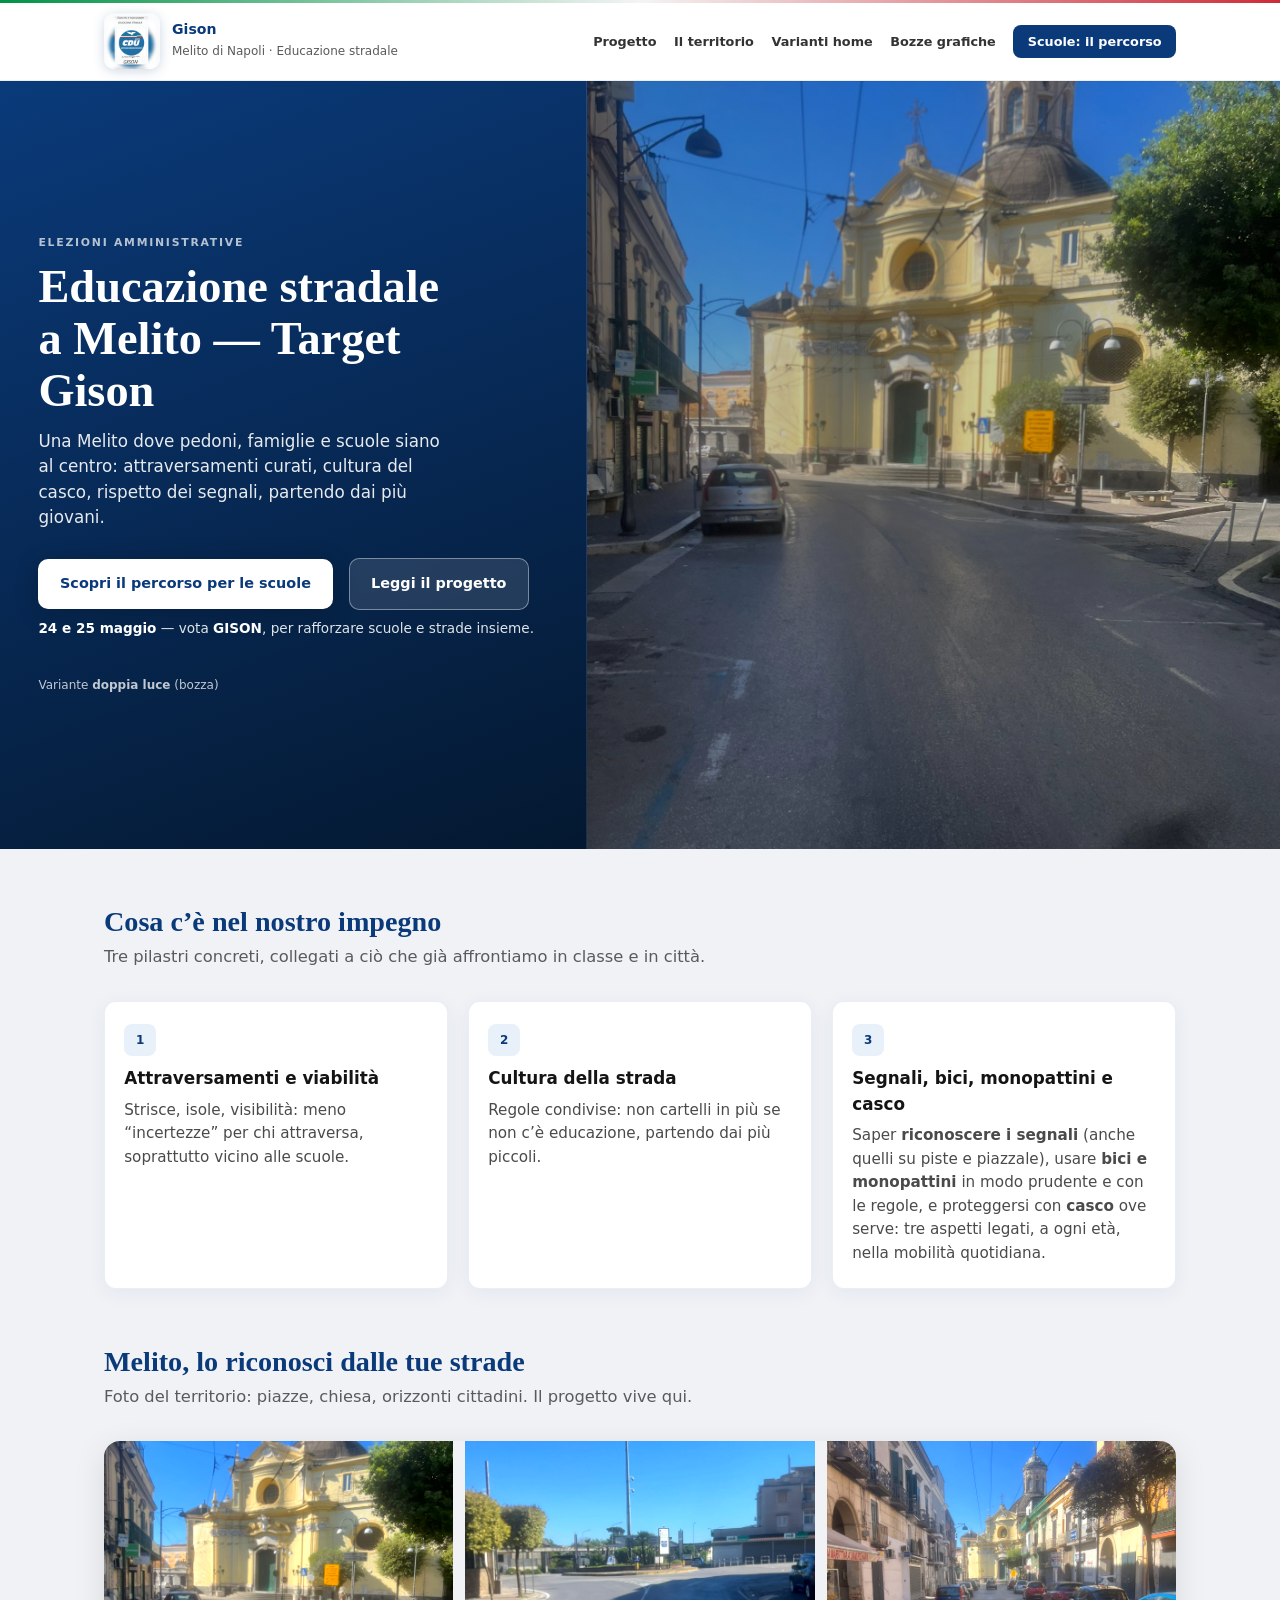
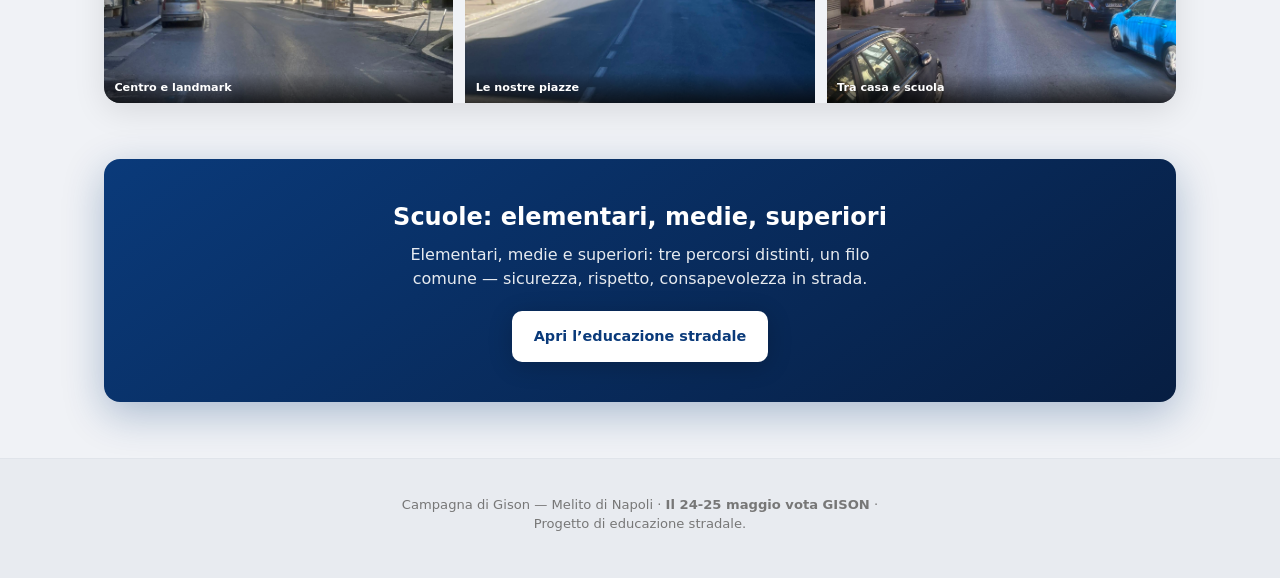
<file: landing-c.html>
<!DOCTYPE html>
<html lang="it">
  <head>
    <!-- Google tag (gtag.js) -->
    <script async src="https://www.googletagmanager.com/gtag/js?id=G-B998GMXYSK"></script>
    <script>
      window.dataLayer = window.dataLayer || [];
      function gtag(){dataLayer.push(arguments);}
      gtag('js', new Date());

      gtag('config', 'G-B998GMXYSK');
    </script>
    <meta charset="utf-8" />
    <meta name="viewport" content="width=device-width, initial-scale=1" />
    <link rel="canonical" href="https://scuolaeguida.com/landing-c.html" />
    <title>Home — Variante doppia colonna | Gison, Melito</title>
    <meta
      name="description"
      content="Bozza grafica: messaggio su blu, foto a destra (o sopra su mobile). Gison, educazione stradale, Melito."
    />
    <meta name="theme-color" content="#0a3a7a" />
    <meta property="og:locale" content="it_IT" />
    <meta property="og:type" content="website" />
    <meta property="og:site_name" content="Gison — Educazione stradale" />
    <meta property="og:url" content="https://scuolaeguida.com/landing-c.html" />
    <meta property="og:title" content="Home — Variante doppia colonna | Gison, Melito" />
    <meta
      property="og:description"
      content="Bozza grafica: messaggio su blu, foto a destra (o sopra su mobile). Gison, educazione stradale, Melito."
    />
    <meta property="og:image" content="https://scuolaeguida.com/assets/images/image1.jpeg" />
    <meta property="og:image:width" content="1536" />
    <meta property="og:image:height" content="2048" />
    <meta property="og:image:alt" content="Veduta a Melito — home a due colonne, Gison" />
    <meta name="twitter:card" content="summary_large_image" />
    <meta name="twitter:title" content="Home — Variante doppia colonna | Gison, Melito" />
    <meta
      name="twitter:description"
      content="Bozza grafica: messaggio su blu, foto a destra (o sopra su mobile). Gison, educazione stradale, Melito."
    />
    <meta name="twitter:image" content="https://scuolaeguida.com/assets/images/image1.jpeg" />
    <link rel="preload" as="image" href="/assets/images/image1.jpeg" />
    <link rel="stylesheet" href="/assets/styles/brand.css" />
    <link rel="stylesheet" href="/assets/styles/landing.css" />
    <link rel="stylesheet" href="/assets/styles/landing-variants-c.css" />
  </head>
  <body class="land land--c">
    <div class="italy-stripe" role="presentation" aria-hidden="true"></div>

    <header class="land-header">
      <div class="land-header__inner">
        <a class="land-brand" href="/">
          <img src="/assets/logo.jpg" width="112" height="112" alt="Logo campagna: Educazione stradale, Gison" />
          <div class="land-brand__text">
            <strong>Gison</strong>
            <span>Melito di Napoli · Educazione stradale</span>
          </div>
        </a>
        <nav class="land-nav" aria-label="Navigazione principale">
          <a href="/landing-c.html#progetto">Progetto</a>
          <a href="/landing-c.html#melito">Il territorio</a>
          <a href="/concetti-landing.html">Varianti home</a>
          <a href="/bozze.html">Bozze grafiche</a>
          <a class="land-cta--small" href="/educazione/elementari.html">Scuole: il percorso</a>
        </nav>
      </div>
    </header>

    <section class="land-hero land-hero--split" aria-labelledby="land-title-c">
      <div class="land-hero--split__text">
        <p class="land-hero__kicker">Elezioni amministrative</p>
        <h1 id="land-title-c">Educazione stradale a Melito — Target Gison</h1>
        <p class="lead">
          Una Melito dove pedoni, famiglie e scuole siano al centro: attraversamenti curati, cultura del casco, rispetto
          dei segnali, partendo dai più giovani.
        </p>
        <div class="land-hero__actions">
          <a class="land-cta" href="/educazione/elementari.html">Scopri il percorso per le scuole</a>
          <a class="land-cta land-cta--ghost" href="#progetto">Leggi il progetto</a>
        </div>
        <p class="land-hero__vote">
          <strong>24 e 25 maggio</strong> — vota <strong>GISON</strong>, per rafforzare scuole e strade insieme.
        </p>
        <p style="margin: 1.5rem 0 0; font-size: 0.75rem; opacity: 0.75">Variante <strong>doppia luce</strong> (bozza)</p>
      </div>
      <div class="land-hero--split__pic" aria-hidden="true">
        <div class="land-hero__bg">
          <img
            src="/assets/images/image1.jpeg"
            width="1536"
            height="2048"
            alt=""
            fetchpriority="high"
            decoding="async"
          />
        </div>
        <div class="land-hero__overlay"></div>
      </div>
    </section>

    <div class="land-wrap" id="progetto">
      <section class="land-section" aria-labelledby="h-progetto-c">
        <h2 id="h-progetto-c">Cosa c’è nel nostro impegno</h2>
        <p class="land-sub">Tre pilastri concreti, collegati a ciò che già affrontiamo in classe e in città.</p>
        <ol class="land-pillars" role="list">
          <li>
            <span class="n">1</span>
            <h3>Attraversamenti e viabilità</h3>
            <p>Strisce, isole, visibilità: meno “incertezze” per chi attraversa, soprattutto vicino alle scuole.</p>
          </li>
          <li>
            <span class="n">2</span>
            <h3>Cultura della strada</h3>
            <p>Regole condivise: non cartelli in più se non c’è educazione, partendo dai più piccoli.</p>
          </li>
          <li>
            <span class="n">3</span>
            <h3>Segnali, bici, monopattini e casco</h3>
            <p>
              Saper <strong>riconoscere i segnali</strong> (anche quelli su piste e piazzale), usare
              <strong>bici e monopattini</strong> in modo prudente e con le regole, e proteggersi con
              <strong>casco</strong> ove serve: tre aspetti legati, a ogni età, nella mobilità quotidiana.
            </p>
          </li>
        </ol>
      </section>
    </div>

    <div class="land-wrap" id="melito" style="padding-top: 0">
      <section class="land-section" aria-labelledby="h-melito-c">
        <h2 id="h-melito-c">Melito, lo riconosci dalle tue strade</h2>
        <p class="land-sub">Foto del territorio: piazze, chiesa, orizzonti cittadini. Il progetto vive qui.</p>
        <div class="land-photos">
          <figure>
            <img src="/assets/images/image1.jpeg" width="800" height="600" alt="Veduta a Melito, chiesa e strada" loading="lazy" />
            <figcaption>Centro e landmark</figcaption>
          </figure>
          <figure>
            <img src="/assets/images/image2.jpeg" width="800" height="600" alt="Scorcio a Melito di Napoli" loading="lazy" />
            <figcaption>Le nostre piazze</figcaption>
          </figure>
          <figure>
            <img src="/assets/images/image6.JPG" width="800" height="600" alt="Veduta a Melito di Napoli" loading="lazy" />
            <figcaption>Tra casa e scuola</figcaption>
          </figure>
        </div>
      </section>
    </div>

    <div class="land-wrap" style="padding-top: 0">
      <div class="land-cta-block">
        <h2>Scuole: elementari, medie, superiori</h2>
        <p>Elementari, medie e superiori: tre percorsi distinti, un filo comune — sicurezza, rispetto, consapevolezza in strada.</p>
        <a class="land-cta" href="/educazione/elementari.html">Apri l’educazione stradale</a>
      </div>
    </div>

    <footer class="land-foot">
      <p>Campagna di Gison — Melito di Napoli · <strong>Il 24-25 maggio vota GISON</strong> · Progetto di educazione stradale.</p>
    </footer>
  </body>
</html>
</file>
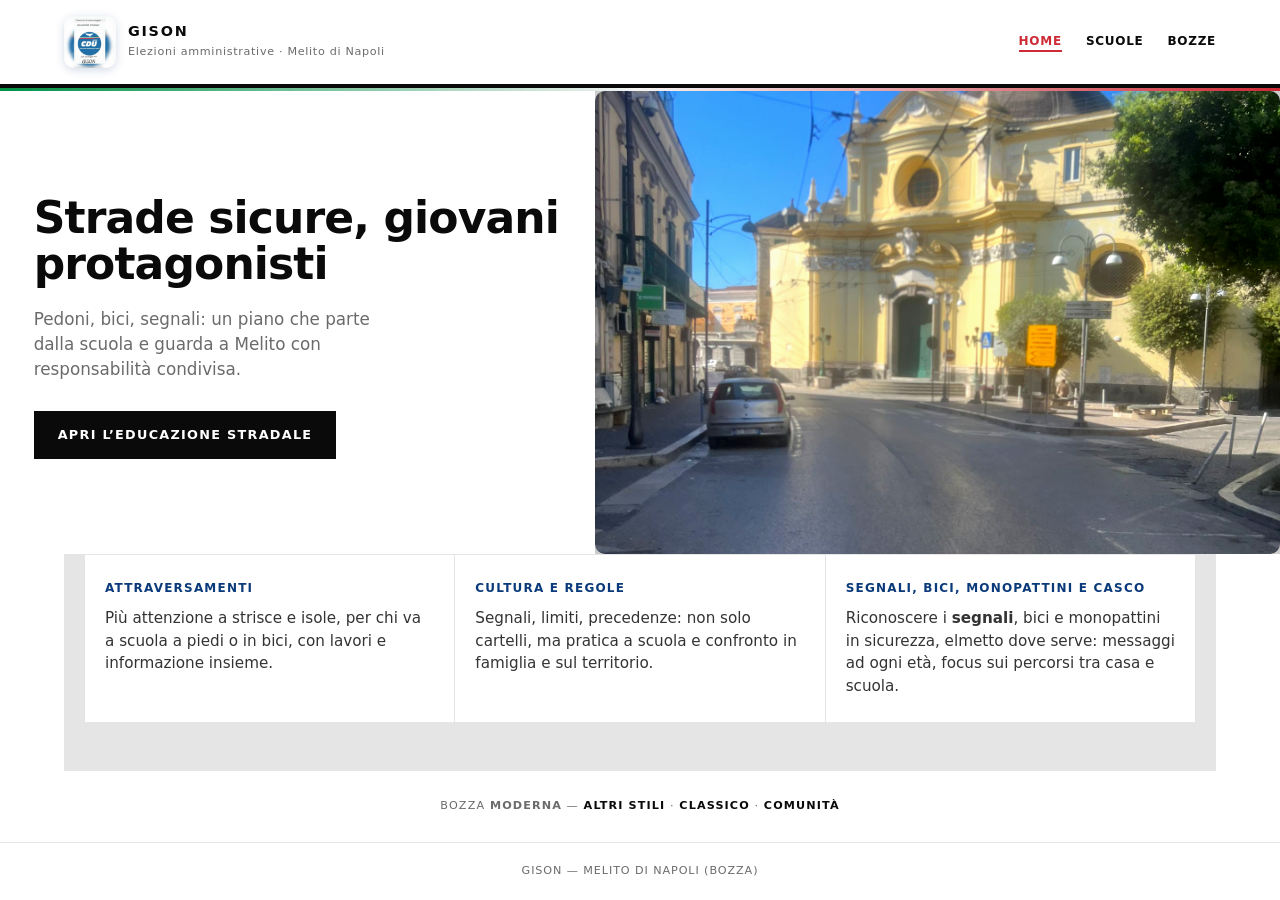
<file: moderno.html>
<!DOCTYPE html>
<html lang="it">
  <head>
    <!-- Google tag (gtag.js) -->
    <script async src="https://www.googletagmanager.com/gtag/js?id=G-B998GMXYSK"></script>
    <script>
      window.dataLayer = window.dataLayer || [];
      function gtag(){dataLayer.push(arguments);}
      gtag('js', new Date());

      gtag('config', 'G-B998GMXYSK');
    </script>
    <meta charset="utf-8" />
    <meta name="viewport" content="width=device-width, initial-scale=1" />
    <link rel="canonical" href="https://scuolaeguida.com/moderno.html" />
    <title>Gison — Insieme per Melito (moderno)</title>
    <meta
      name="description"
      content="Proposta per Melito: educazione stradale, scuole, territorio. Versione stile moderno. Gison, Melito di Napoli."
    />
    <meta name="theme-color" content="#0a3a7a" />
    <meta property="og:locale" content="it_IT" />
    <meta property="og:type" content="website" />
    <meta property="og:site_name" content="Gison — Educazione stradale" />
    <meta property="og:url" content="https://scuolaeguida.com/moderno.html" />
    <meta property="og:title" content="Gison — Insieme per Melito (moderno)" />
    <meta
      property="og:description"
      content="Proposta per Melito: educazione stradale, scuole, territorio. Versione stile moderno. Gison, Melito di Napoli."
    />
    <meta property="og:image" content="https://scuolaeguida.com/assets/images/image1.jpeg" />
    <meta property="og:image:width" content="1536" />
    <meta property="og:image:height" content="2048" />
    <meta property="og:image:alt" content="Veduta a Melito — proposta in stile moderno, Gison" />
    <meta name="twitter:card" content="summary_large_image" />
    <meta name="twitter:title" content="Gison — Insieme per Melito (moderno)" />
    <meta
      name="twitter:description"
      content="Proposta per Melito: educazione stradale, scuole, territorio. Versione stile moderno. Gison, Melito di Napoli."
    />
    <meta name="twitter:image" content="https://scuolaeguida.com/assets/images/image1.jpeg" />
    <link rel="stylesheet" href="/assets/styles/brand.css" />
    <link rel="stylesheet" href="/assets/styles/moderno.css" />
  </head>
  <body>
    <div class="m-wrap">
      <header class="m-header">
        <div class="m-header-inner">
          <a class="m-brand" href="/moderno.html">
            <img
              class="logo site-logo"
              src="/assets/logo.jpg"
              width="64"
              height="64"
              alt="Gison — Educazione stradale, Nuovo CDU / Melito di Napoli"
            />
            <div>
              <h1>Gison</h1>
              <span class="sub">Elezioni amministrative · Melito di Napoli</span>
            </div>
          </a>
          <nav class="m-nav" aria-label="Sezioni">
            <a href="/moderno.html" aria-current="page">Home</a>
            <a href="/educazione/elementari.html">Scuole</a>
            <a href="/bozze.html">Bozze</a>
          </nav>
        </div>
      </header>
      <div class="italy-stripe" role="presentation" aria-hidden="true"></div>

      <div class="m-hero">
        <div class="m-hero-text">
          <h2>Strade sicure, giovani protagonisti</h2>
          <p>
            Pedoni, bici, segnali: un piano che parte dalla scuola e guarda a Melito con responsabilità
            condivisa.
          </p>
          <a class="m-cta" href="/educazione/elementari.html">Apri l’educazione stradale</a>
        </div>
        <div class="m-hero-img">
          <img
            class="hero-img photo-hero"
            src="/assets/images/image1.jpeg"
            width="1536"
            height="2048"
            alt="Melito di Napoli, veduta dalle strade cittadine"
            fetchpriority="high"
          />
        </div>
      </div>

      <div class="m-grid" role="region" aria-label="Pilastri del progetto">
        <div class="m-card">
          <h3>Attraversamenti</h3>
          <p>Più attenzione a strisce e isole, per chi va a scuola a piedi o in bici, con lavori e informazione insieme.</p>
        </div>
        <div class="m-card">
          <h3>Cultura e regole</h3>
          <p>Segnali, limiti, precedenze: non solo cartelli, ma pratica a scuola e confronto in famiglia e sul territorio.</p>
        </div>
        <div class="m-card">
          <h3>Segnali, bici, monopattini e casco</h3>
          <p>
            Riconoscere i <strong>segnali</strong>, bici e monopattini in sicurezza, elmetto dove serve: messaggi ad
            ogni età, focus sui percorsi tra casa e scuola.
          </p>
        </div>
      </div>

      <p class="m-concepts">
        Bozza <strong>moderna</strong> — <a href="/bozze.html">altri stili</a> ·
        <a href="/classico.html">Classico</a> ·
        <a href="/comunita.html">Comunità</a>
      </p>
      <footer class="m-footer">Gison — Melito di Napoli (bozza)</footer>
    </div>
  </body>
</html>
</file>
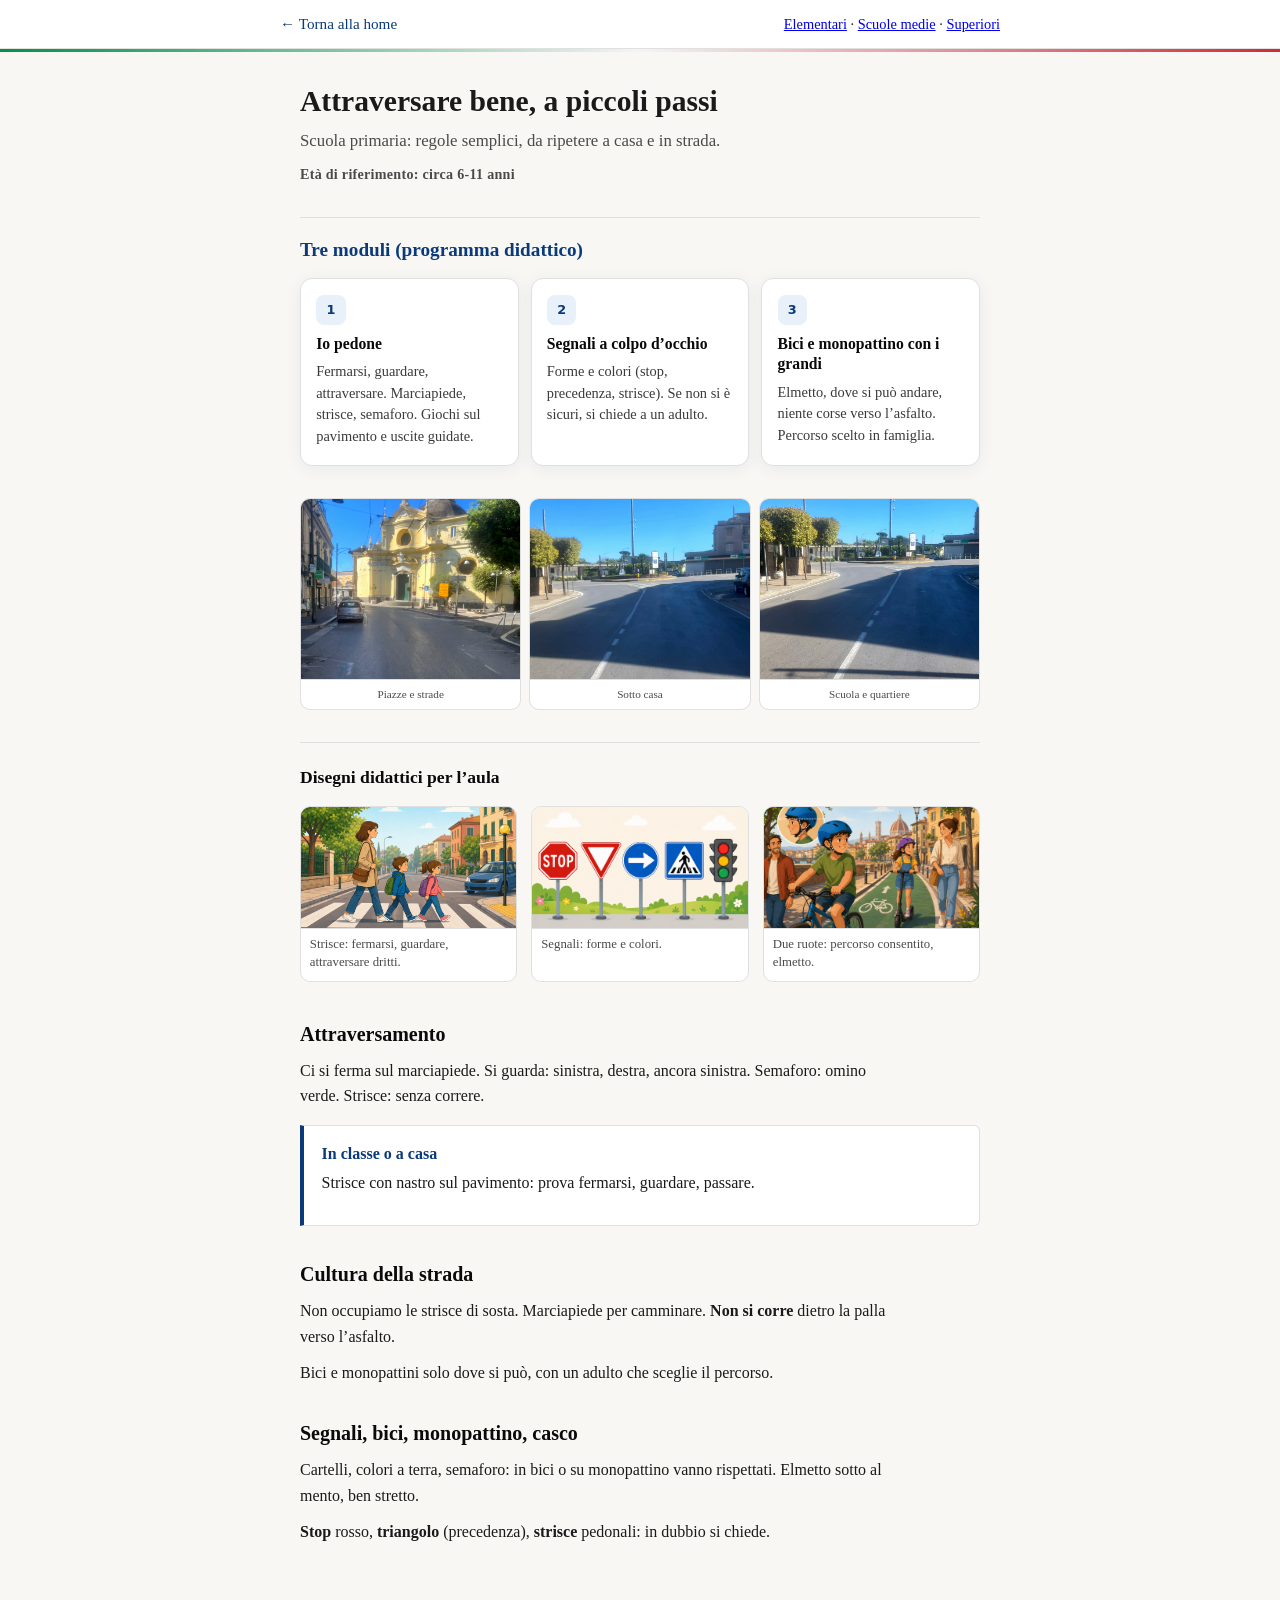
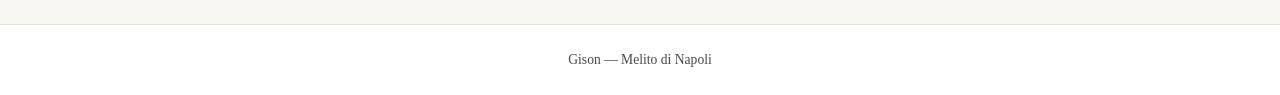
<file: educazione/elementari.html>
<!DOCTYPE html>
<html lang="it">
  <head>
    <!-- Google tag (gtag.js) -->
    <script async src="https://www.googletagmanager.com/gtag/js?id=G-B998GMXYSK"></script>
    <script>
      window.dataLayer = window.dataLayer || [];
      function gtag(){dataLayer.push(arguments);}
      gtag('js', new Date());

      gtag('config', 'G-B998GMXYSK');
    </script>
    <meta charset="utf-8" />
    <meta name="viewport" content="width=device-width, initial-scale=1" />
    <link rel="canonical" href="https://scuolaeguida.com/educazione/elementari.html" />
    <title>Attraversare bene, a piccoli passi — elementari | Gison, Melito</title>
    <meta
      name="description"
      content="Scuola primaria: attraversamenti, semaforo, marciapiede, segnali con disegni didattici. Percorso educazione stradale con Gison a Melito."
    />
    <meta name="theme-color" content="#0a3a7a" />
    <meta property="og:locale" content="it_IT" />
    <meta property="og:type" content="website" />
    <meta property="og:site_name" content="Gison — Educazione stradale" />
    <meta property="og:url" content="https://scuolaeguida.com/educazione/elementari.html" />
    <meta property="og:title" content="Attraversare bene, a piccoli passi — elementari | Gison, Melito" />
    <meta
      property="og:description"
      content="Scuola primaria: attraversamenti, semaforo, marciapiede, segnali con disegni didattici. Percorso educazione stradale con Gison a Melito."
    />
    <meta property="og:image" content="https://scuolaeguida.com/assets/images/edu/edu-medie-gruppo.png" />
    <meta property="og:image:width" content="1536" />
    <meta property="og:image:height" content="1024" />
    <meta property="og:image:alt" content="Gruppo all’attraversamento — illustrazione didattica" />
    <meta name="twitter:card" content="summary_large_image" />
    <meta name="twitter:title" content="Attraversare bene, a piccoli passi — elementari | Gison, Melito" />
    <meta
      name="twitter:description"
      content="Scuola primaria: attraversamenti, semaforo, marciapiede, segnali con disegni didattici. Percorso educazione stradale con Gison a Melito."
    />
    <meta name="twitter:image" content="https://scuolaeguida.com/assets/images/edu/edu-medie-gruppo.png" />
    <link rel="stylesheet" href="/assets/styles/brand.css" />
    <link rel="stylesheet" href="/assets/styles/educazione.css" />
  </head>
  <body class="educ-page">
    <a class="skip" href="#contenuto">Vai al contenuto</a>
    <header class="educ-top">
      <div class="educ-top-inner">
        <a class="back-link" href="/">← Torna alla home</a>
        <nav aria-label="Fasce d’età" class="educ-fasce">
          <a href="elementari.html" aria-current="page">Elementari</a> ·
          <a href="medie.html">Scuole medie</a> ·
          <a href="superiori.html">Superiori</a>
        </nav>
      </div>
    </header>
    <div class="italy-stripe" role="presentation" aria-hidden="true"></div>

    <main class="educ-main" id="contenuto">
      <div class="educ-hero">
        <h1>Attraversare bene, a piccoli passi</h1>
        <p class="lead">Scuola primaria: regole semplici, da ripetere a casa e in strada.</p>
        <span class="edu-age">Età di riferimento: circa 6-11 anni</span>
      </div>

      <section class="edu-prog" aria-labelledby="e-prog">
        <h2 class="edu-prog__title" id="e-prog">Tre moduli (programma didattico)</h2>
        <div class="edu-prog__grid">
          <article class="edu-prog__card">
            <span class="edu-prog__n" aria-hidden="true">1</span>
            <h3>Io pedone</h3>
            <p>Fermarsi, guardare, attraversare. Marciapiede, strisce, semaforo. Giochi sul pavimento e uscite guidate.</p>
          </article>
          <article class="edu-prog__card">
            <span class="edu-prog__n" aria-hidden="true">2</span>
            <h3>Segnali a colpo d’occhio</h3>
            <p>Forme e colori (stop, precedenza, strisce). Se non si è sicuri, si chiede a un adulto.</p>
          </article>
          <article class="edu-prog__card">
            <span class="edu-prog__n" aria-hidden="true">3</span>
            <h3>Bici e monopattino con i grandi</h3>
            <p>Elmetto, dove si può andare, niente corse verso l’asfalto. Percorso scelto in famiglia.</p>
          </article>
        </div>
      </section>

      <div class="melito-strip" aria-label="Melito, foto">
        <figure>
          <div class="strip-img-wrap">
            <img class="photo-strip" src="/assets/images/image1.jpeg" width="1536" height="2048" alt="Melito, strada e chiesa" loading="lazy" />
          </div>
          <span class="label">Piazze e strade</span>
        </figure>
        <figure>
          <div class="strip-img-wrap">
            <img class="photo-strip" src="/assets/images/image2.jpeg" width="1536" height="2048" alt="Angolo a Melito" loading="lazy" />
          </div>
          <span class="label">Sotto casa</span>
        </figure>
        <figure>
          <div class="strip-img-wrap">
            <img class="photo-strip" src="/assets/images/image3.jpeg" width="1536" height="2048" alt="Veduta a Melito" loading="lazy" />
          </div>
          <span class="label">Scuola e quartiere</span>
        </figure>
      </div>

      <aside class="edu-illos" aria-labelledby="e-illos">
        <h2 class="edu-illos-title" id="e-illos">Disegni didattici per l’aula</h2>
        <div class="edu-illo-grid">
          <figure class="edu-illo">
            <img src="/assets/images/edu/edu-medie-gruppo.png" width="1536" height="1024" alt="Gruppo all’attraversamento" loading="lazy" />
            <figcaption class="illo-cap">Strisce: fermarsi, guardare, attraversare dritti.</figcaption>
          </figure>
          <figure class="edu-illo">
            <img src="/assets/images/edu/edu-elem-segnali.png" width="1100" height="733" alt="Cartone: segnali semplificati" loading="lazy" />
            <figcaption class="illo-cap">Segnali: forme e colori.</figcaption>
          </figure>
          <figure class="edu-illo">
            <img src="/assets/images/edu/edu-elem-bici-mono.png" width="1100" height="733" alt="Cartone: bici e monopattino con elmetto" loading="lazy" />
            <figcaption class="illo-cap">Due ruote: percorso consentito, elmetto.</figcaption>
          </figure>
        </div>
      </aside>

      <section class="educ-section" aria-labelledby="e-1">
        <h2 id="e-1">Attraversamento</h2>
        <p class="p-tight">Ci si ferma sul marciapiede. Si guarda: sinistra, destra, ancora sinistra. Semaforo: omino verde. Strisce: senza correre.</p>
        <div class="card-tip">
          <p class="card-tip__p">
            <strong class="card-tip__label">In classe o a casa</strong>
            Strisce con nastro sul pavimento: prova fermarsi, guardare, passare.
          </p>
        </div>
      </section>
      <section class="educ-section" aria-labelledby="e-2">
        <h2 id="e-2">Cultura della strada</h2>
        <p class="p-tight">Non occupiamo le strisce di sosta. Marciapiede per camminare. <strong>Non si corre</strong> dietro la palla verso l’asfalto.</p>
        <p class="p-tight">Bici e monopattini solo dove si può, con un adulto che sceglie il percorso.</p>
      </section>
      <section class="educ-section" aria-labelledby="e-3">
        <h2 id="e-3">Segnali, bici, monopattino, casco</h2>
        <p class="p-tight">Cartelli, colori a terra, semaforo: in bici o su monopattino vanno rispettati. Elmetto sotto al mento, ben stretto.</p>
        <p class="p-tight"><strong>Stop</strong> rosso, <strong>triangolo</strong> (precedenza), <strong>strisce</strong> pedonali: in dubbio si chiede.</p>
      </section>
    </main>

    <footer class="educ-foot">Gison — Melito di Napoli</footer>
  </body>
</html>
</file>
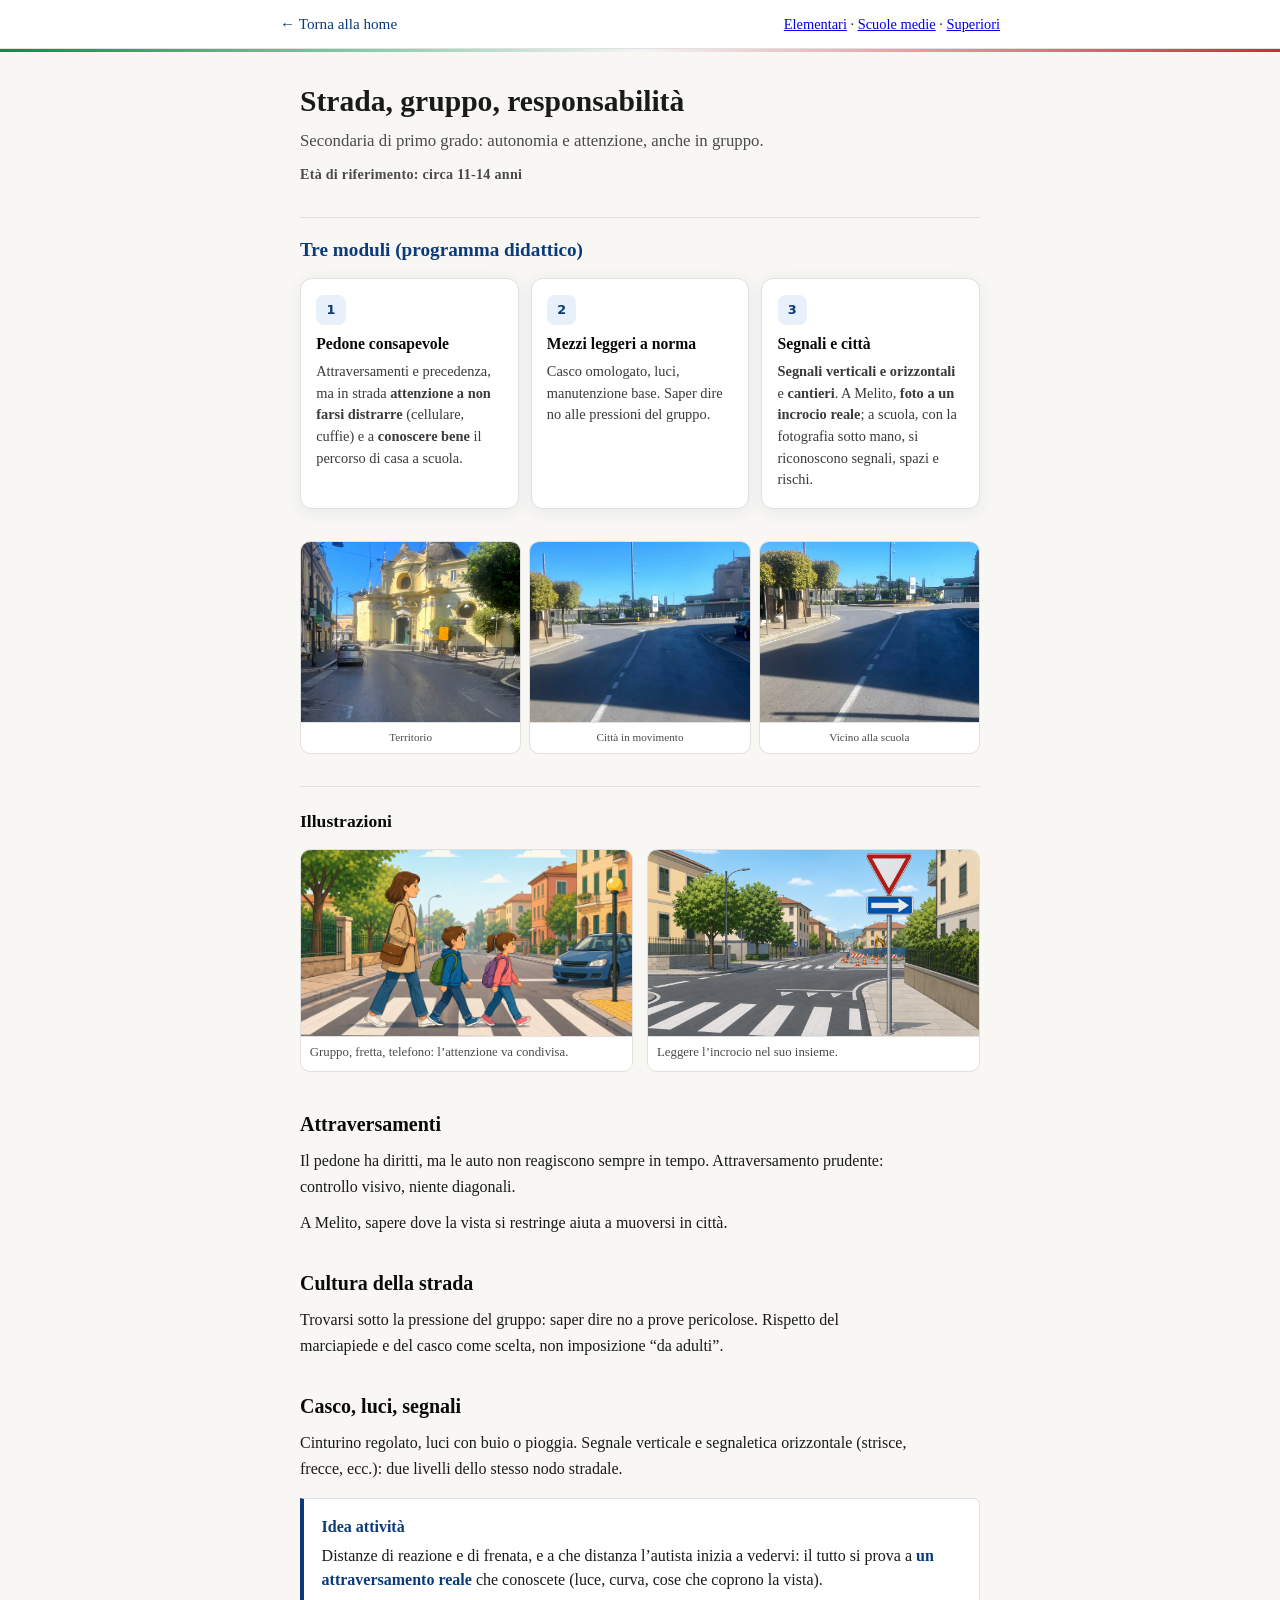
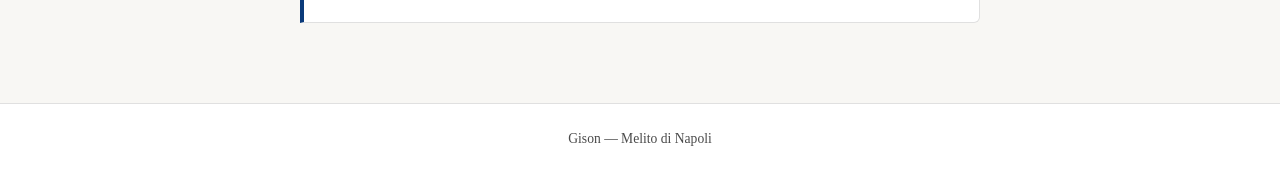
<file: educazione/medie.html>
<!DOCTYPE html>
<html lang="it">
  <head>
    <!-- Google tag (gtag.js) -->
    <script async src="https://www.googletagmanager.com/gtag/js?id=G-B998GMXYSK"></script>
    <script>
      window.dataLayer = window.dataLayer || [];
      function gtag(){dataLayer.push(arguments);}
      gtag('js', new Date());

      gtag('config', 'G-B998GMXYSK');
    </script>
    <meta charset="utf-8" />
    <meta name="viewport" content="width=device-width, initial-scale=1" />
    <link rel="canonical" href="https://scuolaeguida.com/educazione/medie.html" />
    <title>Educazione stradale — scuole medie | Gison, Melito</title>
    <meta
      name="description"
      content="Scuole medie: pedone, casco, segnali verticali e orizzontali, gruppo e strada. Programma con Gison, Melito di Napoli."
    />
    <meta name="theme-color" content="#0a3a7a" />
    <meta property="og:locale" content="it_IT" />
    <meta property="og:type" content="website" />
    <meta property="og:site_name" content="Gison — Educazione stradale" />
    <meta property="og:url" content="https://scuolaeguida.com/educazione/medie.html" />
    <meta property="og:title" content="Educazione stradale — scuole medie | Gison, Melito" />
    <meta
      property="og:description"
      content="Scuole medie: pedone, casco, segnali verticali e orizzontali, gruppo e strada. Programma con Gison, Melito di Napoli."
    />
    <meta property="og:image" content="https://scuolaeguida.com/assets/images/edu/edu-medie-segnali.png" />
    <meta property="og:image:width" content="1100" />
    <meta property="og:image:height" content="733" />
    <meta property="og:image:alt" content="Illustrazione: segnali e strisce in città — scuole medie" />
    <meta name="twitter:card" content="summary_large_image" />
    <meta name="twitter:title" content="Educazione stradale — scuole medie | Gison, Melito" />
    <meta
      name="twitter:description"
      content="Scuole medie: pedone, casco, segnali verticali e orizzontali, gruppo e strada. Programma con Gison, Melito di Napoli."
    />
    <meta name="twitter:image" content="https://scuolaeguida.com/assets/images/edu/edu-medie-segnali.png" />
    <link rel="stylesheet" href="/assets/styles/brand.css" />
    <link rel="stylesheet" href="/assets/styles/educazione.css" />
  </head>
  <body class="educ-page">
    <a class="skip" href="#contenuto">Vai al contenuto</a>
    <header class="educ-top">
      <div class="educ-top-inner">
        <a class="back-link" href="/">← Torna alla home</a>
        <nav aria-label="Fasce d’età" class="educ-fasce">
          <a href="elementari.html">Elementari</a> ·
          <a href="medie.html" aria-current="page">Scuole medie</a> ·
          <a href="superiori.html">Superiori</a>
        </nav>
      </div>
    </header>
    <div class="italy-stripe" role="presentation" aria-hidden="true"></div>

    <main class="educ-main" id="contenuto">
      <div class="educ-hero">
        <h1>Strada, gruppo, responsabilità</h1>
        <p class="lead">Secondaria di primo grado: autonomia e attenzione, anche in gruppo.</p>
        <span class="edu-age">Età di riferimento: circa 11-14 anni</span>
      </div>

      <section class="edu-prog" aria-labelledby="m-prog">
        <h2 class="edu-prog__title" id="m-prog">Tre moduli (programma didattico)</h2>
        <div class="edu-prog__grid">
          <article class="edu-prog__card">
            <span class="edu-prog__n" aria-hidden="true">1</span>
            <h3>Pedone consapevole</h3>
            <p>Attraversamenti e precedenza, ma in strada <strong>attenzione a non farsi distrarre</strong> (cellulare, cuffie) e a <strong>conoscere bene</strong> il percorso di casa a scuola.</p>
          </article>
          <article class="edu-prog__card">
            <span class="edu-prog__n" aria-hidden="true">2</span>
            <h3>Mezzi leggeri a norma</h3>
            <p>Casco omologato, luci, manutenzione base. Saper dire no alle pressioni del gruppo.</p>
          </article>
          <article class="edu-prog__card">
            <span class="edu-prog__n" aria-hidden="true">3</span>
            <h3>Segnali e città</h3>
            <p><strong>Segnali verticali e orizzontali</strong> e <strong>cantieri</strong>. A Melito, <strong>foto a un incrocio reale</strong>; a scuola, con la fotografia sotto mano, si riconoscono segnali, spazi e rischi.</p>
          </article>
        </div>
      </section>

      <div class="melito-strip" aria-label="Melito, foto">
        <figure>
          <div class="strip-img-wrap">
            <img class="photo-strip" src="/assets/images/image1.jpeg" width="1536" height="2048" alt="Strade a Melito" loading="lazy" />
          </div>
          <span class="label">Territorio</span>
        </figure>
        <figure>
          <div class="strip-img-wrap">
            <img class="photo-strip" src="/assets/images/image2.jpeg" width="1536" height="2048" alt="Melito" loading="lazy" />
          </div>
          <span class="label">Città in movimento</span>
        </figure>
        <figure>
          <div class="strip-img-wrap">
            <img class="photo-strip" src="/assets/images/image3.jpeg" width="1536" height="2048" alt="Scorci a Melito" loading="lazy" />
          </div>
          <span class="label">Vicino alla scuola</span>
        </figure>
      </div>

      <aside class="edu-illos" aria-labelledby="m-illos">
        <h2 class="edu-illos-title" id="m-illos">Illustrazioni</h2>
        <div class="edu-illo-grid">
          <figure class="edu-illo">
            <img src="/assets/images/edu/edu-medie-gruppo.png" width="1536" height="1024" alt="Gruppo all’attraversamento" loading="lazy" />
            <figcaption class="illo-cap">Gruppo, fretta, telefono: l’attenzione va condivisa.</figcaption>
          </figure>
          <figure class="edu-illo">
            <img src="/assets/images/edu/edu-medie-segnali.png" width="1100" height="733" alt="Segnali e strisce in città" loading="lazy" />
            <figcaption class="illo-cap">Leggere l’incrocio nel suo insieme.</figcaption>
          </figure>
        </div>
      </aside>

      <section class="educ-section" aria-labelledby="m-1">
        <h2 id="m-1">Attraversamenti</h2>
        <p class="p-tight">Il pedone ha diritti, ma le auto non reagiscono sempre in tempo. Attraversamento prudente: controllo visivo, niente diagonali.</p>
        <p class="p-tight">A Melito, sapere dove la vista si restringe aiuta a muoversi in città.</p>
      </section>
      <section class="educ-section" aria-labelledby="m-2">
        <h2 id="m-2">Cultura della strada</h2>
        <p class="p-tight">Trovarsi sotto la pressione del gruppo: saper dire no a prove pericolose. Rispetto del marciapiede e del casco come scelta, non imposizione “da adulti”.</p>
      </section>
      <section class="educ-section" aria-labelledby="m-3">
        <h2 id="m-3">Casco, luci, segnali</h2>
        <p class="p-tight">Cinturino regolato, luci con buio o pioggia. Segnale verticale e segnaletica orizzontale (strisce, frecce, ecc.): due livelli dello stesso nodo stradale.</p>
        <div class="card-tip">
          <p class="card-tip__p">
            <strong class="card-tip__label">Idea attività</strong>
            Distanze di reazione e di frenata, e a che distanza l’autista inizia a vedervi: il tutto si prova a <strong>un attraversamento reale</strong> che conoscete (luce, curva, cose che coprono la vista).
          </p>
        </div>
      </section>
    </main>

    <footer class="educ-foot">Gison — Melito di Napoli</footer>
  </body>
</html>
</file>
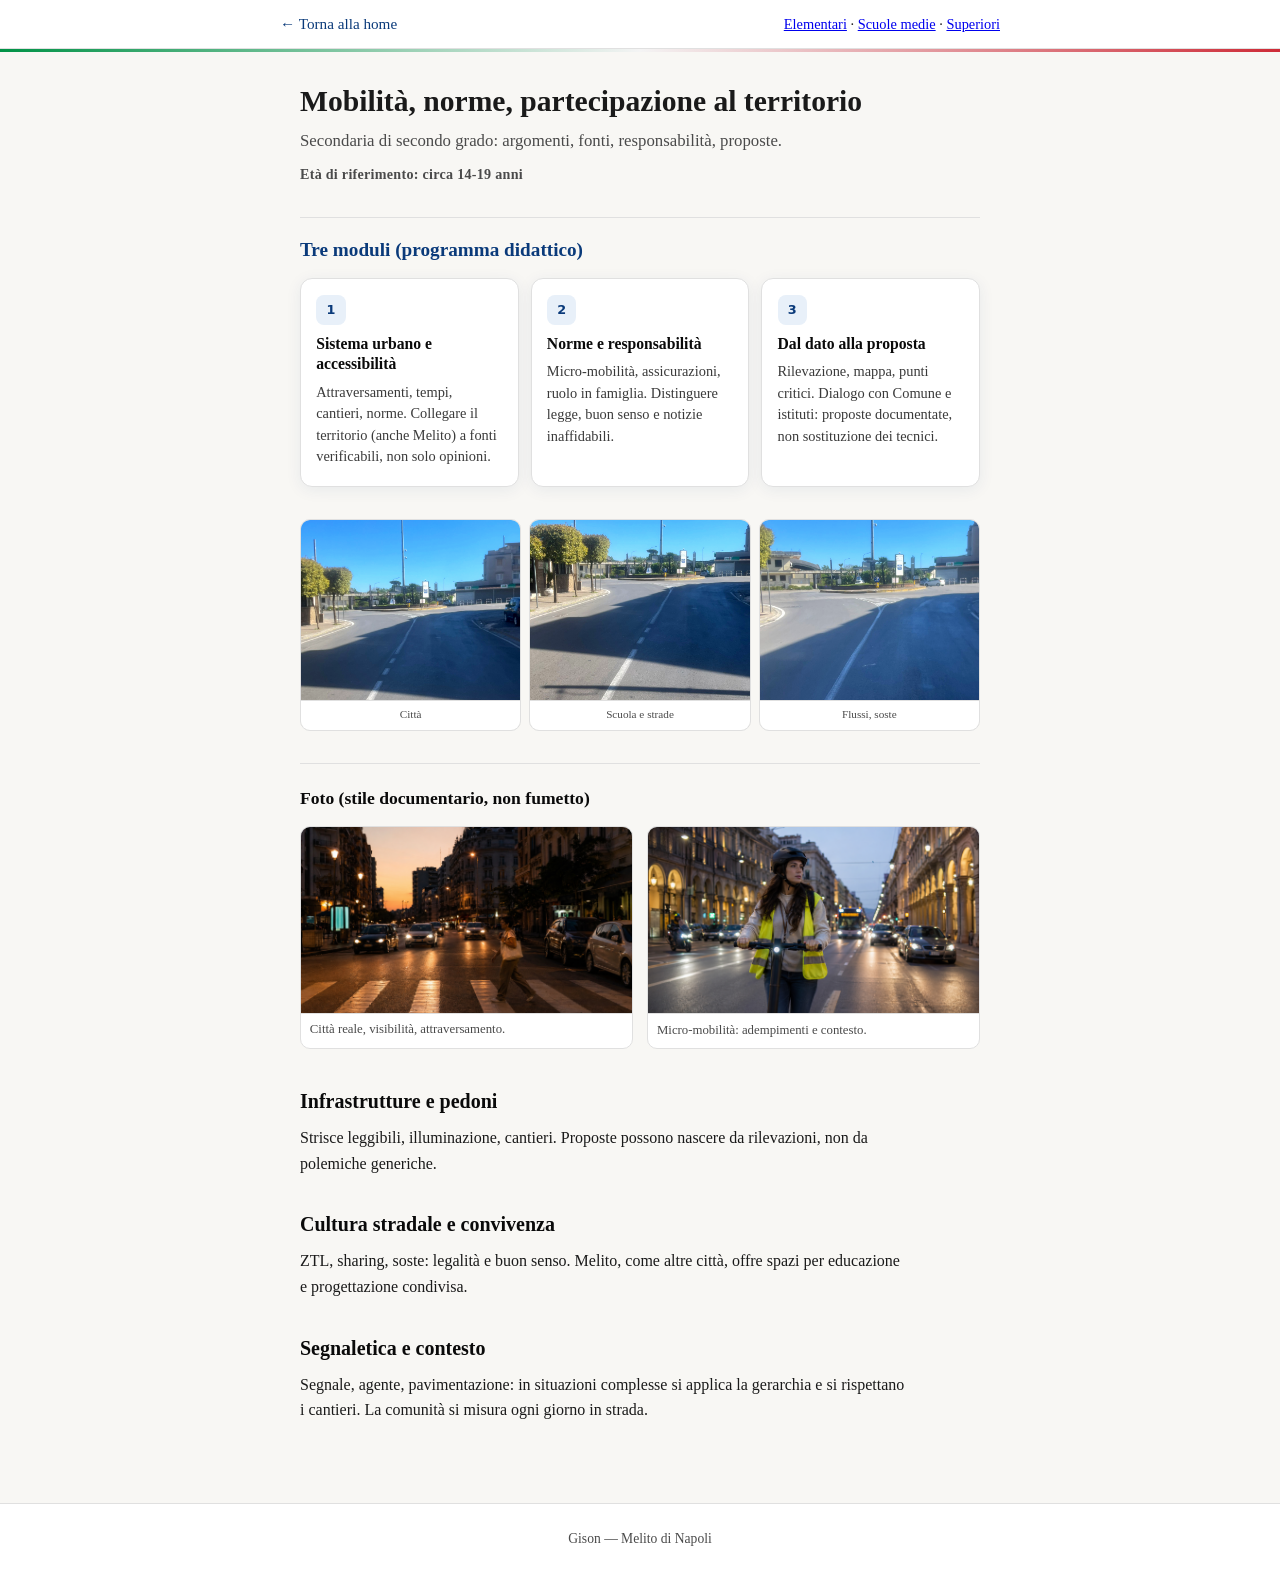
<file: educazione/superiori.html>
<!DOCTYPE html>
<html lang="it">
  <head>
    <!-- Google tag (gtag.js) -->
    <script async src="https://www.googletagmanager.com/gtag/js?id=G-B998GMXYSK"></script>
    <script>
      window.dataLayer = window.dataLayer || [];
      function gtag(){dataLayer.push(arguments);}
      gtag('js', new Date());

      gtag('config', 'G-B998GMXYSK');
    </script>
    <meta charset="utf-8" />
    <meta name="viewport" content="width=device-width, initial-scale=1" />
    <link rel="canonical" href="https://scuolaeguida.com/educazione/superiori.html" />
    <title>Educazione stradale — scuole superiori | Gison, Melito</title>
    <meta
      name="description"
      content="Scuole superiori: norme, mobilità, territorio, partecipazione. Programma con fonti e responsabilità. Gison, Melito."
    />
    <meta name="theme-color" content="#0a3a7a" />
    <meta property="og:locale" content="it_IT" />
    <meta property="og:type" content="website" />
    <meta property="og:site_name" content="Gison — Educazione stradale" />
    <meta property="og:url" content="https://scuolaeguida.com/educazione/superiori.html" />
    <meta property="og:title" content="Educazione stradale — scuole superiori | Gison, Melito" />
    <meta
      property="og:description"
      content="Scuole superiori: norme, mobilità, territorio, partecipazione. Programma con fonti e responsabilità. Gison, Melito."
    />
    <meta property="og:image" content="https://scuolaeguida.com/assets/images/edu/edu-sup-attraversamento.jpg" />
    <meta property="og:image:width" content="1400" />
    <meta property="og:image:height" content="933" />
    <meta property="og:image:alt" content="Attraversamento in città, educazione stradale — scuole superiori" />
    <meta name="twitter:card" content="summary_large_image" />
    <meta name="twitter:title" content="Educazione stradale — scuole superiori | Gison, Melito" />
    <meta
      name="twitter:description"
      content="Scuole superiori: norme, mobilità, territorio, partecipazione. Programma con fonti e responsabilità. Gison, Melito."
    />
    <meta name="twitter:image" content="https://scuolaeguida.com/assets/images/edu/edu-sup-attraversamento.jpg" />
    <link rel="stylesheet" href="/assets/styles/brand.css" />
    <link rel="stylesheet" href="/assets/styles/educazione.css" />
  </head>
  <body class="educ-page">
    <a class="skip" href="#contenuto">Vai al contenuto</a>
    <header class="educ-top">
      <div class="educ-top-inner">
        <a class="back-link" href="/">← Torna alla home</a>
        <nav aria-label="Fasce d’età" class="educ-fasce">
          <a href="elementari.html">Elementari</a> ·
          <a href="medie.html">Scuole medie</a> ·
          <a href="superiori.html" aria-current="page">Superiori</a>
        </nav>
      </div>
    </header>
    <div class="italy-stripe" role="presentation" aria-hidden="true"></div>

    <main class="educ-main" id="contenuto">
      <div class="educ-hero">
        <h1>Mobilità, norme, partecipazione al territorio</h1>
        <p class="lead">Secondaria di secondo grado: argomenti, fonti, responsabilità, proposte.</p>
        <span class="edu-age">Età di riferimento: circa 14-19 anni</span>
      </div>

      <section class="edu-prog" aria-labelledby="s-prog">
        <h2 class="edu-prog__title" id="s-prog">Tre moduli (programma didattico)</h2>
        <div class="edu-prog__grid">
          <article class="edu-prog__card">
            <span class="edu-prog__n" aria-hidden="true">1</span>
            <h3>Sistema urbano e accessibilità</h3>
            <p>Attraversamenti, tempi, cantieri, norme. Collegare il territorio (anche Melito) a fonti verificabili, non solo opinioni.</p>
          </article>
          <article class="edu-prog__card">
            <span class="edu-prog__n" aria-hidden="true">2</span>
            <h3>Norme e responsabilità</h3>
            <p>Micro-mobilità, assicurazioni, ruolo in famiglia. Distinguere legge, buon senso e notizie inaffidabili.</p>
          </article>
          <article class="edu-prog__card">
            <span class="edu-prog__n" aria-hidden="true">3</span>
            <h3>Dal dato alla proposta</h3>
            <p>Rilevazione, mappa, punti critici. Dialogo con Comune e istituti: proposte documentate, non sostituzione dei tecnici.</p>
          </article>
        </div>
      </section>

      <div class="melito-strip" aria-label="Melito, foto">
        <figure>
          <div class="strip-img-wrap">
            <img class="photo-strip" src="/assets/images/image2.jpeg" width="1536" height="2048" alt="Punto a Melito" loading="lazy" />
          </div>
          <span class="label">Città</span>
        </figure>
        <figure>
          <div class="strip-img-wrap">
            <img class="photo-strip" src="/assets/images/image3.jpeg" width="1536" height="2048" alt="Scorcio a Melito" loading="lazy" />
          </div>
          <span class="label">Scuola e strade</span>
        </figure>
        <figure>
          <div class="strip-img-wrap">
            <img class="photo-strip" src="/assets/images/Image4.jpeg" width="1536" height="2048" alt="Melito" loading="lazy" />
          </div>
          <span class="label">Flussi, soste</span>
        </figure>
      </div>

      <aside class="edu-illos" aria-labelledby="s-illos">
        <h2 class="edu-illos-title" id="s-illos">Foto (stile documentario, non fumetto)</h2>
        <div class="edu-illo-grid">
          <figure class="edu-illo">
            <img src="/assets/images/edu/edu-sup-attraversamento.jpg" width="1400" height="933" alt="Attraversamento in città, luce crepuscolare" loading="lazy" />
            <figcaption class="illo-cap">Città reale, visibilità, attraversamento.</figcaption>
          </figure>
          <figure class="edu-illo">
            <img src="/assets/images/edu/edu-sup-ruote.jpg" width="1400" height="933" alt="Mobilità con elmetto in contesto urbano" loading="lazy" />
            <figcaption class="illo-cap">Micro-mobilità: adempimenti e contesto.</figcaption>
          </figure>
        </div>
      </aside>

      <section class="educ-section" aria-labelledby="s-1">
        <h2 id="s-1">Infrastrutture e pedoni</h2>
        <p class="p-tight">Strisce leggibili, illuminazione, cantieri. Proposte possono nascere da rilevazioni, non da polemiche generiche.</p>
      </section>
      <section class="educ-section" aria-labelledby="s-2">
        <h2 id="s-2">Cultura stradale e convivenza</h2>
        <p class="p-tight">ZTL, sharing, soste: legalità e buon senso. Melito, come altre città, offre spazi per educazione e progettazione condivisa.</p>
      </section>
      <section class="educ-section" aria-labelledby="s-3">
        <h2 id="s-3">Segnaletica e contesto</h2>
        <p class="p-tight">Segnale, agente, pavimentazione: in situazioni complesse si applica la gerarchia e si rispettano i cantieri. La comunità si misura ogni giorno in strada.</p>
      </section>
    </main>

    <footer class="educ-foot">Gison — Melito di Napoli</footer>
  </body>
</html>
</file>
<file: assets/styles/brand.css>
/* Palette da logo campagna: blu, bianco, nero, tricolore. Foto: ritaglio e “punch” in CSS. */
:root {
  --brand-blue: #0a3a7a;
  --brand-blue-mid: #13509e;
  --brand-blue-soft: #e8f0f9;
  --brand-ink: #141414;
  --brand-italy-green: #009246;
  --brand-italy-red: #ce2b37;
  --brand-stone: #c4a35a;
  --brand-white: #ffffff;
  --photo-filter: contrast(1.1) saturate(1.12) brightness(0.99);
  --photo-radius: 10px;
}

.italy-stripe {
  display: block;
  height: 3px;
  width: 100%;
  background: linear-gradient(
    90deg,
    var(--brand-italy-green) 0%,
    #f4f4f4 50%,
    var(--brand-italy-red) 100%
  );
}

/* Logo ufficiale: quadrato, niente crop circolare forzato */
.site-logo {
  display: block;
  border-radius: 10px;
  box-shadow: 0 2px 10px rgba(10, 58, 120, 0.18);
  object-fit: cover;
  background: var(--brand-white);
}

/* Foto del territorio: verticale → hero orizzontale = crop alto (cielo + landmark) */
.photo-hero {
  filter: var(--photo-filter);
  border-radius: var(--photo-radius);
}

@media (pointer: fine) and (hover: hover) {
  .photo-hero:hover {
    filter: contrast(1.14) saturate(1.16) brightness(1.01);
  }
}

/* Striscia educazione: aspect fisso, meno “vuoto” su mobile */
.photo-strip {
  filter: var(--photo-filter);
  width: 100%;
  height: 100%;
  min-height: 120px;
  object-fit: cover;
  object-position: center 32%;
  border-radius: 8px 8px 0 0;
}

.melito-strip figure:nth-child(1) .photo-strip {
  object-position: 50% 30%;
}
.melito-strip figure:nth-child(2) .photo-strip {
  object-position: 50% 38%;
}
.melito-strip figure:nth-child(3) .photo-strip {
  object-position: 50% 35%;
}
</file>
<file: assets/styles/landing.css>
/* Landing: una sola colonna, gerarchia chiara, focus su CTA. Richiede server locale o hosting (percorsi /assets/). */
.land {
  --land-max: 72rem;
  --land-pad: clamp(1.25rem, 4vw, 2.5rem);
  color: var(--brand-ink);
  background: #f0f2f6;
  font-family: system-ui, -apple-system, "Segoe UI", Roboto, "Helvetica Neue", sans-serif;
  line-height: 1.5;
  margin: 0;
  min-height: 100vh;
}

.land * {
  box-sizing: border-box;
}

a.land-link {
  color: var(--brand-blue-mid);
  font-weight: 600;
  text-decoration: none;
  border-bottom: 1px solid rgba(19, 80, 158, 0.35);
}
a.land-link:hover {
  border-color: var(--brand-blue);
  color: var(--brand-blue);
}

/* Header */
.land-header {
  position: sticky;
  top: 0;
  z-index: 20;
  background: rgba(255, 255, 255, 0.95);
  backdrop-filter: blur(8px);
  -webkit-backdrop-filter: blur(8px);
  border-bottom: 1px solid rgba(10, 58, 120, 0.08);
  box-shadow: 0 1px 0 rgba(0, 0, 0, 0.04);
}
.land-header__inner {
  max-width: var(--land-max);
  margin: 0 auto;
  padding: 0.65rem var(--land-pad);
  display: flex;
  flex-wrap: wrap;
  align-items: center;
  justify-content: space-between;
  gap: 0.75rem 1.25rem;
}
.land-brand {
  display: flex;
  align-items: center;
  gap: 0.75rem;
  text-decoration: none;
  color: inherit;
}
.land-brand img {
  width: 3.5rem;
  height: 3.5rem;
  border-radius: 10px;
  box-shadow: 0 2px 12px rgba(10, 58, 120, 0.2);
  flex-shrink: 0;
}
.land-brand__text strong {
  display: block;
  font-size: 0.88rem;
  line-height: 1.2;
  color: var(--brand-blue);
}
.land-brand__text span {
  font-size: 0.75rem;
  color: #5a5a5a;
  font-weight: 500;
}
.land-nav {
  display: flex;
  flex-wrap: wrap;
  gap: 0.4rem 1.1rem;
  font-size: 0.8rem;
  font-weight: 600;
  align-items: center;
}
.land-nav a {
  color: #333;
  text-decoration: none;
  padding: 0.4rem 0;
}
.land-nav a:hover {
  color: var(--brand-blue);
}
.land-nav a.land-cta--small {
  background: var(--brand-blue);
  color: #fff !important;
  padding: 0.45rem 0.9rem;
  border-radius: 8px;
  font-size: 0.8rem;
}
.land-nav a.land-cta--small:hover {
  background: var(--brand-blue-mid);
}

/* Hero */
.land-hero {
  position: relative;
  min-height: min(88vh, 48rem);
  display: flex;
  align-items: flex-end;
  color: #fff;
  overflow: hidden;
}
.land-hero__bg {
  position: absolute;
  inset: 0;
  z-index: 0;
  background: var(--brand-blue) center / cover no-repeat;
}
.land-hero__bg img {
  width: 100%;
  height: 100%;
  object-fit: cover;
  object-position: center 30%;
  display: block;
  /* Equilibrio: foto visibile, testo ancora leggibile */
  filter: brightness(0.9) contrast(1.06) saturate(1.06);
}
.land-hero__overlay {
  position: absolute;
  inset: 0;
  z-index: 1;
  /* Velo più leggero rispetto alla versione “troppo scura” */
  background: linear-gradient(
    120deg,
    rgba(0, 0, 0, 0.12) 0%,
    rgba(0, 0, 0, 0.04) 100%
  ),
    linear-gradient(
      120deg,
      rgba(2, 10, 28, 0.78) 0%,
      rgba(2, 10, 28, 0.48) 45%,
      rgba(2, 10, 28, 0.32) 100%
    );
  pointer-events: none;
}
.land-hero__content {
  position: relative;
  z-index: 2;
  max-width: var(--land-max);
  margin: 0 auto;
  padding: 2.5rem var(--land-pad) 3.5rem;
  width: 100%;
}
.land-hero__kicker {
  text-transform: uppercase;
  letter-spacing: 0.16em;
  font-size: 0.68rem;
  font-weight: 700;
  color: rgba(255, 255, 255, 0.85);
  margin: 0 0 0.6rem;
}
.land-hero h1 {
  font-family: Georgia, "Times New Roman", serif;
  font-size: clamp(1.9rem, 4.2vw, 2.9rem);
  font-weight: 600;
  line-height: 1.12;
  margin: 0 0 0.75rem;
  max-width: 18ch;
  text-shadow: 0 2px 20px rgba(0, 0, 0, 0.35);
}
.land-hero__tag {
  display: block;
  font-size: 0.95rem;
  font-weight: 700;
  text-transform: uppercase;
  letter-spacing: 0.1em;
  color: #c8d9f0;
  margin: 0 0 1rem;
  max-width: 28ch;
}
.land-hero p.lead {
  font-size: 1.05rem;
  line-height: 1.5;
  max-width: 40ch;
  color: rgba(255, 255, 255, 0.92);
  margin: 0 0 1.5rem;
  text-shadow: 0 1px 3px rgba(0, 0, 0, 0.25);
}
.land-hero__actions {
  display: flex;
  flex-wrap: wrap;
  align-items: center;
  gap: 0.75rem 1rem;
}
a.land-cta {
  display: inline-flex;
  align-items: center;
  justify-content: center;
  padding: 0.9rem 1.35rem;
  background: #fff;
  color: var(--brand-blue) !important;
  font-weight: 700;
  font-size: 0.9rem;
  text-decoration: none;
  border-radius: 10px;
  box-shadow: 0 4px 24px rgba(0, 0, 0, 0.2);
  border: none;
}
a.land-cta:hover {
  background: #f0f4fc;
  color: var(--brand-ink) !important;
}
a.land-cta--ghost {
  background: rgba(255, 255, 255, 0.12);
  color: #fff !important;
  box-shadow: none;
  border: 1px solid rgba(255, 255, 255, 0.4);
  backdrop-filter: blur(4px);
}
a.land-cta--ghost:hover {
  background: rgba(255, 255, 255, 0.22);
  color: #fff !important;
}
.land-hero__vote {
  font-size: 0.85rem;
  color: rgba(255, 255, 255, 0.9);
  width: 100%;
  margin-top: 0.5rem;
}
.land-hero__vote strong {
  color: #fff;
}

/* Sezioni */
.land-wrap {
  max-width: var(--land-max);
  margin: 0 auto;
  padding: 3.5rem var(--land-pad);
}
.land-section h2 {
  font-family: Georgia, serif;
  font-size: clamp(1.45rem, 2.2vw, 1.8rem);
  color: var(--brand-blue);
  margin: 0 0 0.4rem;
  line-height: 1.2;
}
.land-section .land-sub {
  color: #5a5a5a;
  font-size: 1.02rem;
  max-width: 46rem;
  margin: 0 0 2rem;
}

.land-pillars {
  display: grid;
  grid-template-columns: repeat(auto-fit, minmax(15rem, 1fr));
  gap: 1.25rem;
  margin: 0;
  list-style: none;
  padding: 0;
}
.land-pillars li {
  background: #fff;
  border-radius: 12px;
  padding: 1.35rem 1.2rem 1.4rem;
  border: 1px solid rgba(10, 58, 120, 0.08);
  box-shadow: 0 4px 20px rgba(10, 58, 120, 0.06);
}
.land-pillars .n {
  display: inline-flex;
  width: 2rem;
  height: 2rem;
  align-items: center;
  justify-content: center;
  background: var(--brand-blue-soft);
  color: var(--brand-blue);
  font-size: 0.75rem;
  font-weight: 800;
  border-radius: 8px;
  margin-bottom: 0.65rem;
}
.land-pillars h3 {
  margin: 0 0 0.45rem;
  font-size: 1.05rem;
  color: var(--brand-ink);
}
.land-pillars p {
  margin: 0;
  color: #4a4a4a;
  font-size: 0.95rem;
  line-height: 1.55;
}

.land-photos {
  display: grid;
  grid-template-columns: repeat(3, 1fr);
  gap: 0.75rem;
  border-radius: 16px;
  overflow: hidden;
  box-shadow: 0 8px 32px rgba(0, 0, 0, 0.1);
}
@media (max-width: 700px) {
  .land-photos {
    grid-template-columns: 1fr;
  }
}
.land-photos figure {
  margin: 0;
  position: relative;
  aspect-ratio: 4/3;
  background: #ddd;
}
.land-photos img {
  width: 100%;
  height: 100%;
  object-fit: cover;
  object-position: center 32%;
  display: block;
  filter: contrast(1.08) saturate(1.1);
  transition: transform 0.4s ease;
}
@media (pointer: fine) and (hover: hover) {
  .land-photos figure:hover img {
    transform: scale(1.02);
  }
}
.land-photos figcaption {
  position: absolute;
  bottom: 0;
  left: 0;
  right: 0;
  padding: 0.5rem 0.65rem;
  background: linear-gradient(transparent, rgba(0, 0, 0, 0.7));
  color: #fff;
  font-size: 0.7rem;
  line-height: 1.3;
  font-weight: 600;
}

.land-cta-block {
  text-align: center;
  background: linear-gradient(145deg, var(--brand-blue) 0%, #071e42 100%);
  color: #fff;
  border-radius: 16px;
  padding: 2.5rem 1.5rem;
  margin: 0;
  box-shadow: 0 12px 40px rgba(10, 58, 120, 0.3);
}
.land-cta-block h2 {
  color: #fff;
  margin: 0 0 0.5rem;
}
.land-cta-block p {
  margin: 0 0 1.25rem;
  opacity: 0.9;
  max-width: 32rem;
  margin-left: auto;
  margin-right: auto;
}
.land-cta-block a.land-cta {
  color: var(--brand-blue) !important;
  background: #fff;
}

.land-foot {
  text-align: center;
  padding: 2rem var(--land-pad) 2.5rem;
  color: #777;
  font-size: 0.82rem;
  border-top: 1px solid #e0e4ea;
  background: #e8ebf0;
}
.land-foot p {
  margin: 0.25rem 0;
  max-width: 32rem;
  margin-left: auto;
  margin-right: auto;
}
</file>
<file: assets/styles/classico.css>
/* Concept: Classico / istituzionale — blu, serif, impaginazione tradizionale (colori alineati a brand.css) */
:root {
  --c-bg: #f5f5f2;
  --c-ink: #1c2834;
  --c-gold: #a67c2a;
  --c-blue: var(--brand-blue, #0a3a7a);
  --c-blue-light: var(--brand-blue-mid, #1e5a8a);
  --c-line: #d4cfc4;
}

* {
  box-sizing: border-box;
}
body {
  margin: 0;
  font-family: Georgia, "Iowan Old Style", "Palatino Linotype", Palatino, serif;
  color: var(--c-ink);
  background: var(--c-bg);
  line-height: 1.55;
}
a {
  color: var(--c-blue);
}
a:hover {
  color: var(--c-blue-light);
}
.site-header {
  background: #fff;
  border-bottom: 3px double var(--c-line);
  padding: 1rem 1.5rem;
}
.header-inner {
  max-width: 68rem;
  margin: 0 auto;
  display: flex;
  flex-wrap: wrap;
  align-items: center;
  justify-content: space-between;
  gap: 1rem;
}
.brand {
  display: flex;
  align-items: center;
  gap: 0.9rem;
  text-decoration: none;
  color: inherit;
}
.brand .logo {
  width: 56px;
  height: 56px;
  flex-shrink: 0;
}
.brand h1 {
  font-size: 1.1rem;
  font-weight: 400;
  letter-spacing: 0.04em;
  text-transform: uppercase;
  margin: 0;
  line-height: 1.2;
  color: var(--c-blue);
}
.brand .sub {
  display: block;
  font-size: 0.8rem;
  color: var(--c-gold);
  text-transform: none;
  margin-top: 0.2rem;
}
nav ul {
  list-style: none;
  margin: 0;
  padding: 0;
  display: flex;
  flex-wrap: wrap;
  gap: 0.5rem 1.25rem;
}
nav a {
  font-size: 0.9rem;
  text-decoration: none;
  color: var(--c-ink);
  border-bottom: 1px solid transparent;
}
nav a:hover,
nav a[aria-current="page"] {
  border-color: var(--c-gold);
  color: var(--c-blue);
}
.hero {
  max-width: 68rem;
  margin: 0 auto;
  padding: 2.5rem 1.5rem 2rem;
  display: grid;
  grid-template-columns: 1fr 1.1fr;
  gap: 2rem;
  align-items: start;
}
@media (max-width: 800px) {
  .hero {
    grid-template-columns: 1fr;
  }
}
.hero h2 {
  font-size: 2rem;
  font-weight: 400;
  line-height: 1.2;
  margin: 0 0 1rem;
  color: var(--c-blue);
}
.hero .lede {
  font-size: 1.1rem;
  color: #3a4450;
  margin: 0 0 1.5rem;
}
.btn {
  display: inline-block;
  padding: 0.6rem 1.25rem;
  background: var(--c-blue);
  color: #fff !important;
  text-decoration: none;
  font-size: 0.9rem;
  border: 1px solid var(--c-blue);
}
.btn:hover {
  background: var(--c-blue-light);
  border-color: var(--c-blue-light);
}
.hero-visual {
  border: 1px solid var(--c-line);
  background: #e8e4dc;
  min-height: 240px;
  position: relative;
  overflow: hidden;
}
.hero-visual .hero-img {
  position: absolute;
  inset: 0;
  width: 100%;
  height: 100%;
  object-fit: cover;
  object-position: center 28%;
  display: block;
}
.hero-visual.no-img .hero-img {
  display: none;
}
.hero-visual.no-img {
  display: flex;
  align-items: center;
  justify-content: center;
  color: #6a6358;
  font-size: 0.9rem;
  text-align: center;
  padding: 1rem;
}
.hero-visual.no-img::after {
  content: "Inserire assets/melito/hero.jpg per la foto del territorio.";
}
.panel {
  max-width: 68rem;
  margin: 0 auto;
  padding: 0 1.5rem 3rem;
}
.panel-inner {
  background: #fff;
  border: 1px solid var(--c-line);
  padding: 1.75rem 2rem;
  columns: 2 18rem;
  column-gap: 2.5rem;
}
@media (max-width: 600px) {
  .panel-inner {
    columns: 1;
  }
}
.panel-inner h3 {
  break-after: avoid;
  font-size: 1.05rem;
  color: var(--c-blue);
  margin: 0 0 0.5rem;
  font-weight: 600;
}
.panel-inner p {
  break-inside: avoid;
  margin: 0 0 1rem;
  font-size: 0.98rem;
}
.concepts-bar {
  text-align: center;
  font-size: 0.8rem;
  color: #666;
  padding: 0.5rem 1rem 2rem;
}
.concepts-bar a {
  color: var(--c-gold);
}
.site-footer {
  border-top: 1px solid var(--c-line);
  padding: 1.5rem;
  text-align: center;
  font-size: 0.8rem;
  color: #666;
  background: #fff;
}
</file>
<file: assets/styles/comunita.css>
/* Concept: Comunità / caldo — blu campagna + calore locale (pietra, piazze) */
:root {
  --co-bg: #f7f5f0;
  --co-ink: #1e1a16;
  --co-terracotta: #b24a32;
  --co-sage: #3d5a80;
  --co-cream: #fffcf7;
  --co-line: #e5ddd0;
  --co-blue: var(--brand-blue, #0a3a7a);
}

* {
  box-sizing: border-box;
}
body {
  margin: 0;
  font-family: "Palatino Linotype", Palatino, "Book Antiqua", Georgia, serif;
  color: var(--co-ink);
  background: var(--co-bg);
  line-height: 1.6;
}
a {
  color: var(--co-blue);
  text-decoration: none;
  font-weight: 600;
}
a:hover {
  text-decoration: underline;
}
.co-page {
  min-height: 100vh;
  display: flex;
  flex-direction: column;
}
.co-header {
  background: var(--co-cream);
  padding: 1.1rem 1.25rem;
  box-shadow: 0 2px 20px rgba(44, 36, 22, 0.06);
}
.co-header-inner {
  max-width: 64rem;
  margin: 0 auto;
  display: flex;
  flex-wrap: wrap;
  align-items: center;
  justify-content: space-between;
  gap: 1rem;
}
.co-brand {
  display: flex;
  align-items: center;
  gap: 0.85rem;
  color: inherit;
  text-decoration: none;
}
.co-brand .logo {
  width: 56px;
  height: 56px;
  object-fit: cover;
}
.co-brand h1 {
  font-size: 1.2rem;
  font-weight: 600;
  margin: 0;
  line-height: 1.2;
  color: var(--co-ink);
}
.co-brand .sub {
  display: block;
  font-size: 0.82rem;
  font-weight: 400;
  color: var(--co-sage);
  margin-top: 0.15rem;
}
.co-nav {
  display: flex;
  flex-wrap: wrap;
  gap: 0.4rem 1rem;
  font-size: 0.92rem;
}
.co-nav a {
  color: var(--co-ink);
  font-weight: 500;
  padding: 0.35rem 0.6rem;
  border-radius: 999px;
  background: transparent;
}
.co-nav a:hover,
.co-nav a[aria-current="page"] {
  background: var(--brand-blue-soft, rgba(19, 80, 158, 0.1));
  text-decoration: none;
  color: var(--co-blue);
}
.co-hero {
  position: relative;
  padding: 2.5rem 1.25rem 2rem;
}
.co-hero-bg {
  max-width: 64rem;
  margin: 0 auto;
  border-radius: 20px;
  overflow: hidden;
  min-height: 320px;
  background: #c4b8a8;
  position: relative;
  box-shadow: 0 12px 40px rgba(44, 36, 22, 0.15);
}
.co-hero-bg .hero-bg-img {
  position: absolute;
  inset: 0;
  width: 100%;
  height: 100%;
  object-fit: cover;
  object-position: center 28%;
  display: block;
}
.co-hero-bg.no-img .hero-bg-img {
  display: none;
}
.co-hero-bg.no-img {
  background: linear-gradient(160deg, #8b7355 0%, #5c4d3a 100%);
  min-height: 220px;
  display: flex;
  flex-direction: column;
  align-items: center;
  justify-content: center;
  color: rgba(255, 255, 255, 0.85);
  font-size: 0.9rem;
  text-align: center;
  padding: 1.75rem 1.25rem;
}
.co-hero-bg.no-img .co-hero-content {
  position: relative;
  width: 100%;
  text-align: center;
  padding: 0;
  z-index: 2;
}
.co-hero-bg.no-img .co-hero-content h2,
.co-hero-bg.no-img .co-hero-content p {
  text-shadow: none;
  margin-left: auto;
  margin-right: auto;
}
.co-hero-bg.no-img .co-hero-content p {
  max-width: 36ch;
}
.co-hero-bg:not(.no-img)::after {
  content: "";
  position: absolute;
  inset: 0;
  background: linear-gradient(
    to top,
    rgba(44, 36, 22, 0.75) 0%,
    transparent 55%
  );
  pointer-events: none;
  z-index: 1;
}
.co-hero-bg.no-img::after {
  display: none;
}
.co-hero-content {
  position: absolute;
  bottom: 0;
  left: 0;
  right: 0;
  padding: 1.75rem 1.5rem 1.5rem;
  z-index: 2;
  max-width: 64rem;
  margin: 0 auto;
}
.co-hero-bg.no-img .co-hero-content {
  position: relative;
  background: none;
  padding: 0;
}
.co-hero-content h2 {
  color: #fff;
  font-size: clamp(1.5rem, 3.5vw, 2.1rem);
  font-weight: 600;
  margin: 0 0 0.4rem;
  line-height: 1.2;
  text-shadow: 0 1px 3px rgba(0, 0, 0, 0.4);
}
.co-hero-content p {
  color: rgba(255, 255, 255, 0.95);
  margin: 0 0 1rem;
  font-size: 1.02rem;
  max-width: 36ch;
  text-shadow: 0 1px 2px rgba(0, 0, 0, 0.35);
}
.co-btn {
  display: inline-block;
  padding: 0.55rem 1.2rem;
  background: var(--co-blue);
  color: #fff !important;
  text-decoration: none;
  font-size: 0.88rem;
  font-family: system-ui, sans-serif;
  font-weight: 600;
  border-radius: 999px;
  box-shadow: 0 2px 12px rgba(10, 58, 120, 0.35);
}
.co-btn:hover {
  background: var(--brand-blue-mid, #13509e);
  text-decoration: none;
}
.co-strip {
  max-width: 64rem;
  margin: 0 auto;
  padding: 0 1.25rem 2.5rem;
  display: grid;
  grid-template-columns: repeat(3, 1fr);
  gap: 1rem;
}
@media (max-width: 700px) {
  .co-strip {
    grid-template-columns: 1fr;
  }
}
.co-tile {
  background: var(--co-cream);
  border: 1px solid var(--co-line);
  border-radius: 16px;
  padding: 1.35rem 1.2rem;
  box-shadow: 0 4px 16px rgba(44, 36, 22, 0.05);
}
.co-tile h3 {
  font-size: 1rem;
  color: var(--co-blue);
  margin: 0 0 0.5rem;
}
.co-tile p {
  margin: 0;
  font-size: 0.95rem;
  color: #4a3f32;
}
.co-concepts {
  text-align: center;
  font-size: 0.85rem;
  color: var(--co-sage);
  padding: 0 1rem 1.5rem;
}
.co-concepts a {
  color: var(--co-blue);
}
.co-footer {
  margin-top: auto;
  text-align: center;
  font-size: 0.8rem;
  color: #7a6f62;
  padding: 1.5rem 1rem;
  border-top: 1px solid var(--co-line);
  background: var(--co-cream);
}
</file>
<file: assets/styles/landing-variants-b.css>
/* Variante B — “Notturno”: testo centrale, gradiente dal basso, atmosfera cinema */

.land--b .land-hero {
  align-items: center;
  justify-content: center;
  min-height: min(92vh, 50rem);
}

.land--b .land-hero__bg img {
  filter: brightness(0.78) contrast(1.08) saturate(0.92);
}

.land--b .land-hero__overlay {
  background: linear-gradient(
    to top,
    rgba(0, 0, 0, 0.5) 0%,
    rgba(2, 8, 24, 0.38) 45%,
    rgba(2, 8, 24, 0.28) 100%
  );
}

.land--b .land-hero__content {
  text-align: center;
  padding-top: 3rem;
  padding-bottom: 3.5rem;
  display: flex;
  flex-direction: column;
  align-items: center;
}

.land--b .land-hero h1,
.land--b .land-hero p.lead,
.land--b .land-hero__kicker,
.land--b .land-hero__tag,
.land--b .land-hero__actions,
.land--b .land-hero__vote {
  margin-left: auto;
  margin-right: auto;
}

.land--b .land-hero h1 {
  max-width: 22ch;
  font-size: clamp(2rem, 4.8vw, 3.1rem);
  letter-spacing: -0.02em;
  text-shadow: 0 3px 28px rgba(0, 0, 0, 0.55);
}

.land--b .land-hero p.lead {
  max-width: 40rem;
  font-size: 1.02rem;
}

.land--b .land-hero__kicker {
  color: #e8b86a;
  letter-spacing: 0.2em;
}

.land--b .land-hero__actions {
  justify-content: center;
}

.land--b a.land-cta--ghost {
  background: rgba(255, 255, 255, 0.08);
  border-color: rgba(255, 255, 255, 0.35);
}

.land--b a.land-cta--ghost:hover {
  background: rgba(255, 255, 255, 0.18);
}
</file>
<file: assets/styles/landing-variants-c.css>
/* Variante C — “Doppia luce”: testo su blu pieno, foto a destra (desktop) */

.land--c .land-hero.land-hero--split {
  position: relative;
  display: grid;
  min-height: min(88vh, 48rem);
  grid-template-columns: minmax(18rem, 1fr) minmax(0, 1.18fr);
  align-items: stretch;
}

.land--c .land-hero--split__text {
  position: relative;
  z-index: 2;
  display: flex;
  flex-direction: column;
  justify-content: center;
  padding: 2.5rem clamp(1.25rem, 3vw, 2.5rem) 2.5rem;
  max-width: none;
  margin: 0;
  background: linear-gradient(160deg, var(--brand-blue) 0%, #041830 100%);
  color: #fff;
  border-right: 1px solid rgba(255, 255, 255, 0.08);
}

.land--c .land-hero--split__text .land-hero__kicker {
  color: rgba(255, 255, 255, 0.7);
}

.land--c .land-hero--split__text h1,
.land--c .land-hero--split__text p.lead,
.land--c .land-hero--split__text .land-hero__tag {
  color: #fff;
  text-shadow: none;
}

.land--c .land-hero--split__text p.lead {
  color: rgba(255, 255, 255, 0.9);
  max-width: 38ch;
}

.land--c .land-hero--split__text .land-hero__actions {
  margin-top: 0.25rem;
}

.land--c .land-hero--split__text .land-hero__vote {
  color: rgba(255, 255, 255, 0.88);
}

.land--c .land-hero--split__pic {
  position: relative;
  min-height: 18rem;
  overflow: hidden;
}

.land--c .land-hero--split__pic .land-hero__bg {
  position: absolute;
  inset: 0;
  z-index: 0;
}

.land--c .land-hero--split__pic .land-hero__bg img {
  width: 100%;
  height: 100%;
  object-fit: cover;
  object-position: center 28%;
  filter: brightness(0.88) contrast(1.05) saturate(1.05);
  display: block;
}

.land--c .land-hero--split__pic .land-hero__overlay {
  z-index: 1;
  background: linear-gradient(90deg, rgba(0, 0, 0, 0.2) 0%, rgba(0, 0, 0, 0.05) 100%);
  pointer-events: none;
}

@media (max-width: 880px) {
  .land--c .land-hero.land-hero--split {
    grid-template-columns: 1fr;
    min-height: 0;
  }
  .land--c .land-hero--split__pic {
    order: -1;
    min-height: 42vh;
  }
  .land--c .land-hero--split__text {
    border-right: none;
    border-bottom: 1px solid rgba(255, 255, 255, 0.1);
  }
}
</file>
<file: assets/styles/moderno.css>
/* Concept: Moderno / audace — campagna: nero, bianco, blu, rosso tricolore */
:root {
  --m-black: #0a0a0a;
  --m-white: #ffffff;
  --m-accent: var(--brand-italy-red, #ce2b37);
  --m-blue: var(--brand-blue, #0a3a7a);
  --m-gray: #6b6b6b;
  --m-line: #e5e5e5;
}

* {
  box-sizing: border-box;
}
body {
  margin: 0;
  font-family: system-ui, -apple-system, "Segoe UI", Roboto, "Helvetica Neue", sans-serif;
  color: var(--m-black);
  background: var(--m-white);
  line-height: 1.5;
}
a {
  color: var(--m-blue);
  text-decoration: none;
  font-weight: 600;
}
a:hover {
  text-decoration: underline;
}
.m-wrap {
  min-height: 100vh;
  display: flex;
  flex-direction: column;
}
.m-header {
  padding: 1rem 1.25rem;
  border-bottom: 4px solid var(--m-black);
}
.m-header-inner {
  max-width: 72rem;
  margin: 0 auto;
  display: flex;
  flex-wrap: wrap;
  align-items: center;
  justify-content: space-between;
  gap: 1rem;
}
.m-brand {
  display: flex;
  align-items: center;
  gap: 0.75rem;
  color: inherit;
  text-decoration: none;
}
.m-brand .logo {
  width: 52px;
  height: 52px;
}
.m-brand h1 {
  font-size: 0.9rem;
  text-transform: uppercase;
  letter-spacing: 0.12em;
  font-weight: 800;
  margin: 0;
  line-height: 1.2;
}
.m-brand .sub {
  display: block;
  font-size: 0.7rem;
  font-weight: 400;
  letter-spacing: 0.06em;
  color: var(--m-gray);
  margin-top: 0.2rem;
}
.m-nav {
  display: flex;
  flex-wrap: wrap;
  gap: 0.4rem 1.5rem;
  font-size: 0.75rem;
  text-transform: uppercase;
  letter-spacing: 0.06em;
}
.m-nav a {
  color: var(--m-black);
}
.m-nav a:hover,
.m-nav a[aria-current="page"] {
  color: var(--m-accent);
  text-decoration: none;
  border-bottom: 2px solid var(--m-accent);
}
.m-hero {
  flex: 1;
  display: grid;
  grid-template-columns: 1fr 1.15fr;
  min-height: 50vh;
}
@media (max-width: 860px) {
  .m-hero {
    grid-template-columns: 1fr;
  }
}
.m-hero-text {
  padding: 2.5rem 1.5rem 2rem 1.5rem;
  max-width: 36rem;
  margin: 0 auto;
  display: flex;
  flex-direction: column;
  justify-content: center;
}
.m-hero-text h2 {
  font-size: clamp(2rem, 4vw, 2.75rem);
  font-weight: 800;
  line-height: 1.05;
  margin: 0 0 1.25rem;
  letter-spacing: -0.02em;
}
.m-hero-text p {
  font-size: 1.05rem;
  color: var(--m-gray);
  margin: 0 0 1.75rem;
  max-width: 32ch;
}
.m-cta {
  display: inline-flex;
  align-self: flex-start;
  padding: 0.9rem 1.5rem;
  background: var(--m-black);
  color: var(--m-white) !important;
  text-decoration: none !important;
  font-size: 0.8rem;
  text-transform: uppercase;
  letter-spacing: 0.1em;
  font-weight: 700;
}
.m-cta:hover {
  background: var(--m-accent);
}
.m-hero-img {
  background: #ccc;
  min-height: 280px;
  position: relative;
  overflow: hidden;
}
.m-hero-img .hero-img {
  position: absolute;
  inset: 0;
  width: 100%;
  height: 100%;
  object-fit: cover;
  object-position: center 30%;
  display: block;
}
.m-hero-img.no-img .hero-img {
  display: none;
}
.m-hero-img.no-img {
  background: linear-gradient(135deg, #1a1a1a 0%, #2d2d2d 100%);
  display: flex;
  align-items: center;
  justify-content: center;
  color: #999;
  font-size: 0.85rem;
  padding: 1rem;
  text-align: center;
}
.m-hero-img.no-img::after {
  content: "Inserire assets/melito/hero.jpg per la foto del territorio.";
}
.m-grid {
  max-width: 72rem;
  margin: 0 auto;
  padding: 0 1.25rem 3rem;
  display: grid;
  grid-template-columns: repeat(3, 1fr);
  gap: 1px;
  background: var(--m-line);
  border: 1px solid var(--m-line);
}
@media (max-width: 700px) {
  .m-grid {
    grid-template-columns: 1fr;
  }
}
.m-card {
  background: var(--m-white);
  padding: 1.5rem 1.25rem;
}
.m-card h3 {
  font-size: 0.75rem;
  text-transform: uppercase;
  letter-spacing: 0.1em;
  color: var(--m-blue);
  margin: 0 0 0.6rem;
}
.m-card p {
  margin: 0;
  font-size: 0.95rem;
  color: #333;
}
.m-footer {
  padding: 1.25rem;
  text-align: center;
  font-size: 0.7rem;
  text-transform: uppercase;
  letter-spacing: 0.08em;
  color: var(--m-gray);
  border-top: 1px solid var(--m-line);
}
.m-concepts {
  text-align: center;
  font-size: 0.7rem;
  text-transform: uppercase;
  letter-spacing: 0.1em;
  color: var(--m-gray);
  padding: 1rem;
}
.m-concepts a {
  color: var(--m-black);
}
</file>
<file: assets/styles/educazione.css>
/* Pagina educazione: leggibile, allineata al blu campagna (brand.css) */
:root {
  --edu-text: #1a1a1a;
  --edu-muted: #4a4a4a;
  --edu-line: #e0e0e0;
  --edu-bg: #f8f7f4;
  --edu-accent: var(--brand-blue, #0a3a7a);
}

*,
*::before,
*::after {
  box-sizing: border-box;
}

body {
  margin: 0;
  font-family: Georgia, "Times New Roman", serif;
  color: var(--edu-text);
  background: var(--edu-bg);
  line-height: 1.6;
}

.skip {
  position: absolute;
  left: -9999px;
}
.skip:focus {
  left: 0.5rem;
  top: 0.5rem;
  z-index: 100;
  padding: 0.5rem 1rem;
  background: #fff;
  border: 2px solid var(--edu-accent);
}

.educ-page {
  min-height: 100vh;
  display: flex;
  flex-direction: column;
}

.educ-top {
  background: #fff;
  border-bottom: 1px solid var(--edu-line);
  padding: 0.75rem 1.25rem;
}

.educ-top-inner {
  max-width: 45rem;
  margin: 0 auto;
  display: flex;
  flex-wrap: wrap;
  align-items: center;
  justify-content: space-between;
  gap: 0.75rem;
}

.back-link {
  color: var(--edu-accent);
  text-decoration: none;
  font-size: 0.95rem;
}
.back-link:hover {
  text-decoration: underline;
}

.educ-fasce {
  font-size: 0.9rem;
}

.educ-main {
  flex: 1;
  max-width: 45rem;
  margin: 0 auto;
  padding: 2rem 1.25rem 3rem;
  width: 100%;
}

.educ-hero {
  margin-bottom: 2rem;
}

.educ-hero h1 {
  font-size: 1.85rem;
  line-height: 1.2;
  margin: 0 0 0.5rem;
  font-weight: 700;
}

.educ-hero p.lead {
  color: var(--edu-muted);
  font-size: 1.05rem;
  margin: 0;
}

.edu-age {
  display: block;
  margin-top: 0.5rem;
  font-size: 0.88rem;
  color: var(--edu-muted);
  font-weight: 600;
  letter-spacing: 0.02em;
}

/* Tre punti: cosa si può insegnare (per fascia d’età) */
.edu-prog {
  margin: 1.75rem 0 2rem;
  padding: 1.25rem 0 0;
  border-top: 1px solid var(--edu-line);
}

.edu-prog__title {
  font-size: 1.2rem;
  margin: 0 0 1rem;
  color: var(--edu-accent);
  font-weight: 700;
  line-height: 1.25;
}

.edu-prog__grid {
  display: grid;
  grid-template-columns: 1fr;
  gap: 0.85rem;
}

@media (min-width: 34rem) {
  .edu-prog__grid {
    grid-template-columns: repeat(3, minmax(0, 1fr));
    gap: 0.75rem;
  }
}

.edu-prog__card {
  min-width: 0; /* in griglia evita l’enorme min-content che spezza a capo il testo */
  background: #fff;
  border: 1px solid var(--edu-line);
  border-radius: 12px;
  padding: 1rem 0.95rem 1.1rem;
  box-shadow: 0 3px 16px rgba(10, 58, 120, 0.07);
}

.edu-prog__card .edu-prog__n {
  display: inline-flex;
  width: 1.85rem;
  height: 1.85rem;
  align-items: center;
  justify-content: center;
  background: var(--brand-blue-soft, #e8f0f9);
  color: var(--edu-accent);
  font-weight: 800;
  font-size: 0.8rem;
  font-family: system-ui, -apple-system, "Segoe UI", sans-serif;
  border-radius: 8px;
  margin-bottom: 0.55rem;
}

.edu-prog__card h3 {
  font-size: 0.98rem;
  margin: 0 0 0.45rem;
  line-height: 1.3;
  color: #0a0a0a;
  font-weight: 700;
}

.edu-prog__card p {
  margin: 0;
  font-size: 0.9rem;
  line-height: 1.5;
  color: #3a3a3a;
}

/* Paragrafi corti, respiro visivo */
.educ-section p.p-tight {
  margin: 0 0 0.65rem;
  max-width: 38rem;
}

.edu-illos--first {
  margin-top: 0;
  padding-top: 0;
  border-top: none;
}

.edu-illo-grid--duo {
  grid-template-columns: repeat(auto-fit, minmax(240px, 1fr));
}

.melito-strip--after-prog {
  margin-top: 0.5rem;
}

.melito-strip {
  display: flex;
  gap: 0.5rem;
  margin: 1.5rem 0 2rem;
  flex-wrap: wrap;
}

.melito-strip figure {
  margin: 0;
  flex: 1 1 200px;
  max-width: 100%;
  border-radius: 10px;
  overflow: hidden;
  border: 1px solid var(--edu-line);
  background: #e8e8e4;
  display: flex;
  flex-direction: column;
}

.melito-strip .strip-img-wrap {
  position: relative;
  height: clamp(120px, 22vw, 180px);
  width: 100%;
  flex-shrink: 0;
  overflow: hidden;
}

.melito-strip img {
  width: 100%;
  height: 100%;
  object-fit: cover;
  display: block;
  position: absolute;
  inset: 0;
}

.melito-strip .label {
  display: block;
  flex-shrink: 0;
  font-size: 0.7rem;
  color: var(--edu-muted);
  padding: 0.35rem 0.5rem;
  text-align: center;
  background: #fff;
  border-top: 1px solid var(--edu-line);
}

.educ-section {
  margin-bottom: 2rem;
}

.educ-section h2 {
  font-size: 1.25rem;
  margin: 0 0 0.5rem;
  color: #0a0a0a;
}

.educ-section p {
  margin: 0 0 0.85rem;
}

.educ-h3 {
  font-size: 1.05rem;
  font-weight: 600;
  margin: 1.25rem 0 0.5rem;
  color: #0a0a0a;
}

.edu-illos {
  margin: 1.5rem 0 2.25rem;
  padding: 1.25rem 0 0;
  border-top: 1px solid var(--edu-line);
}

.edu-illos-title {
  font-size: 1.1rem;
  margin: 0 0 0.9rem;
  color: #0a0a0a;
  font-weight: 600;
}

.edu-illo-grid {
  display: grid;
  grid-template-columns: repeat(auto-fit, minmax(200px, 1fr));
  gap: 0.9rem;
}

.edu-illo {
  margin: 0;
  border-radius: 10px;
  overflow: hidden;
  border: 1px solid var(--edu-line);
  background: #fff;
  display: flex;
  flex-direction: column;
}

.edu-illo img {
  width: 100%;
  height: auto;
  display: block;
  aspect-ratio: 16 / 9;
  object-fit: cover;
}

.edu-illo .illo-cap {
  font-size: 0.8rem;
  color: var(--edu-muted);
  padding: 0.45rem 0.55rem 0.55rem;
  line-height: 1.4;
  border-top: 1px solid var(--edu-line);
}

.educ-list {
  margin: 0.5rem 0 0 1.1rem;
  padding: 0;
}

.educ-list li {
  margin-bottom: 0.5rem;
}

.card-tip {
  background: #fff;
  border: 1px solid var(--edu-line);
  border-left: 4px solid var(--edu-accent);
  padding: 1rem 1.1rem;
  border-radius: 0 6px 6px 0;
  margin: 1rem 0;
}

.card-tip__p {
  margin: 0;
  line-height: 1.5;
}

/* Titoletto a capo; il resto dei <strong> resta in linea (non usare block su .card-tip strong) */
.card-tip__label {
  display: block;
  margin-bottom: 0.35rem;
  color: var(--edu-accent);
}

.card-tip strong {
  color: var(--edu-accent);
}

footer.educ-foot {
  margin-top: auto;
  padding: 1.5rem 1.25rem;
  text-align: center;
  font-size: 0.85rem;
  color: var(--edu-muted);
  border-top: 1px solid var(--edu-line);
  background: #fff;
}
</file>
